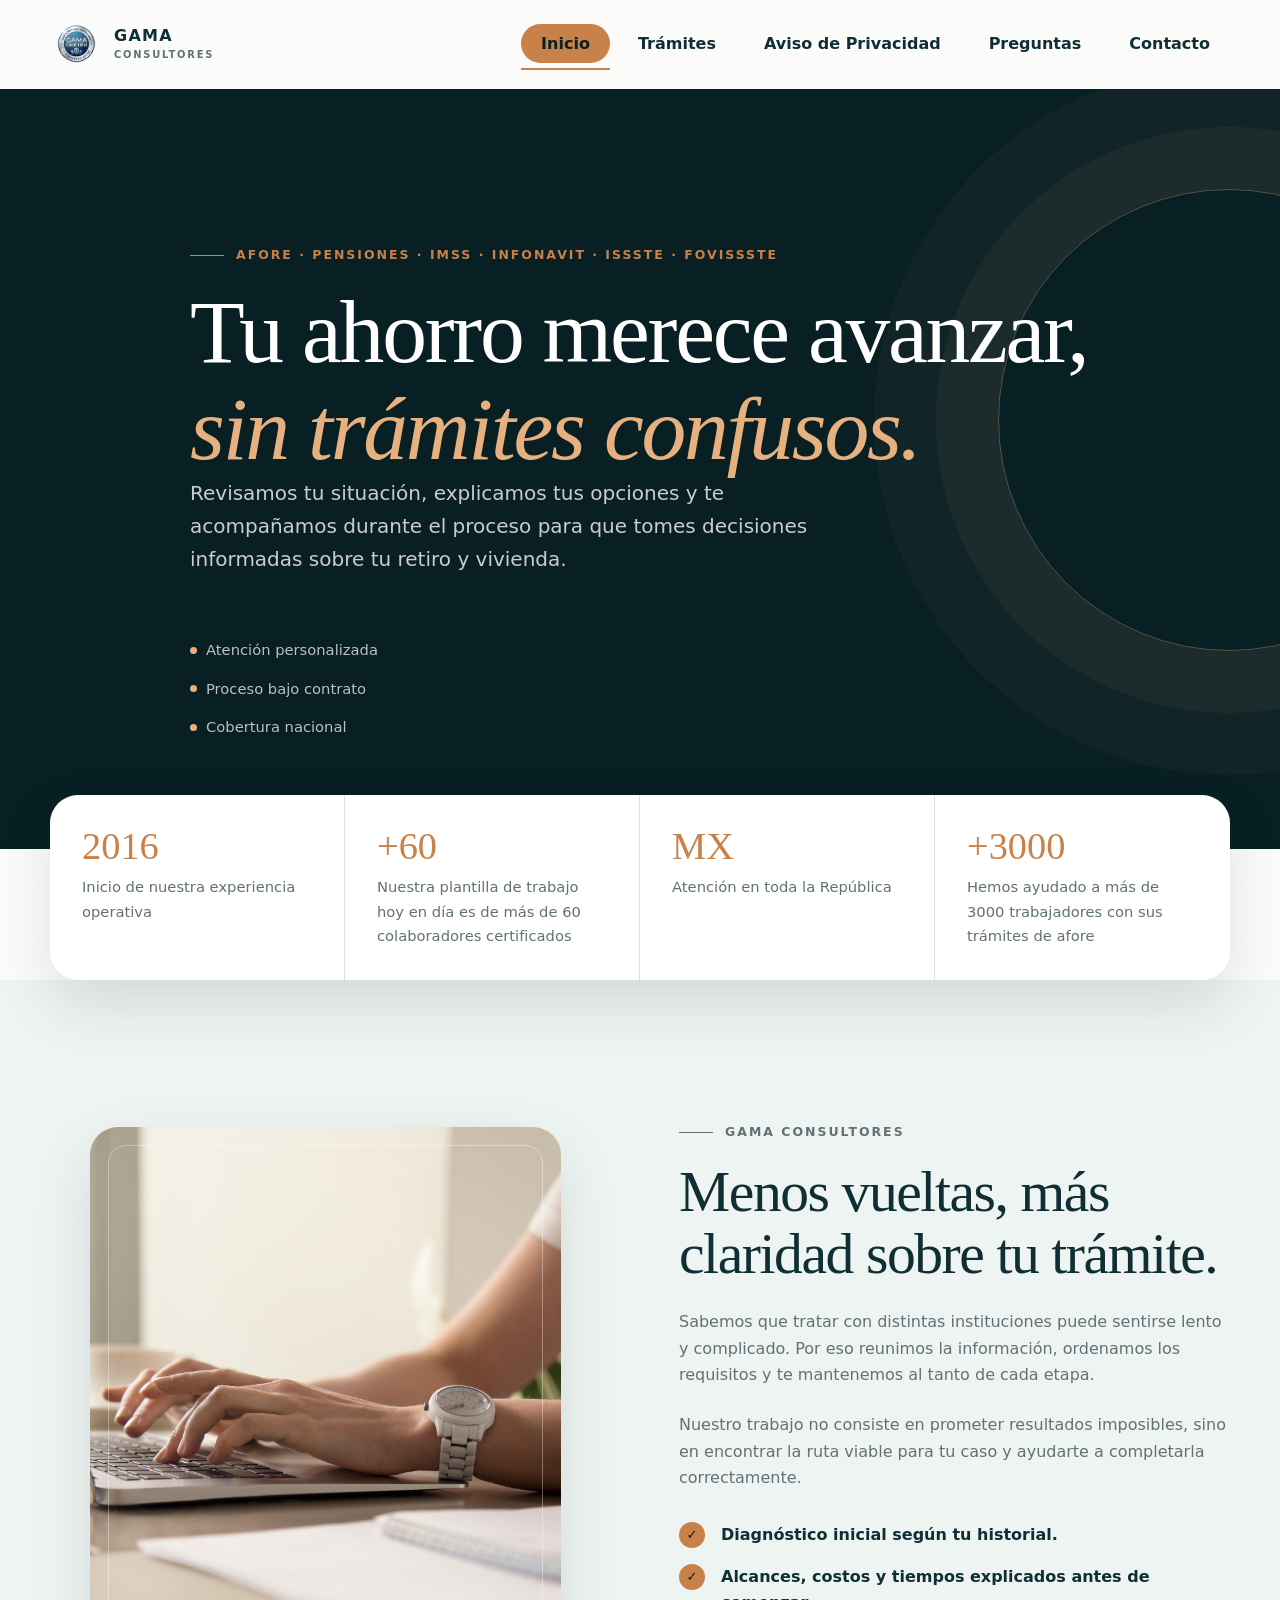
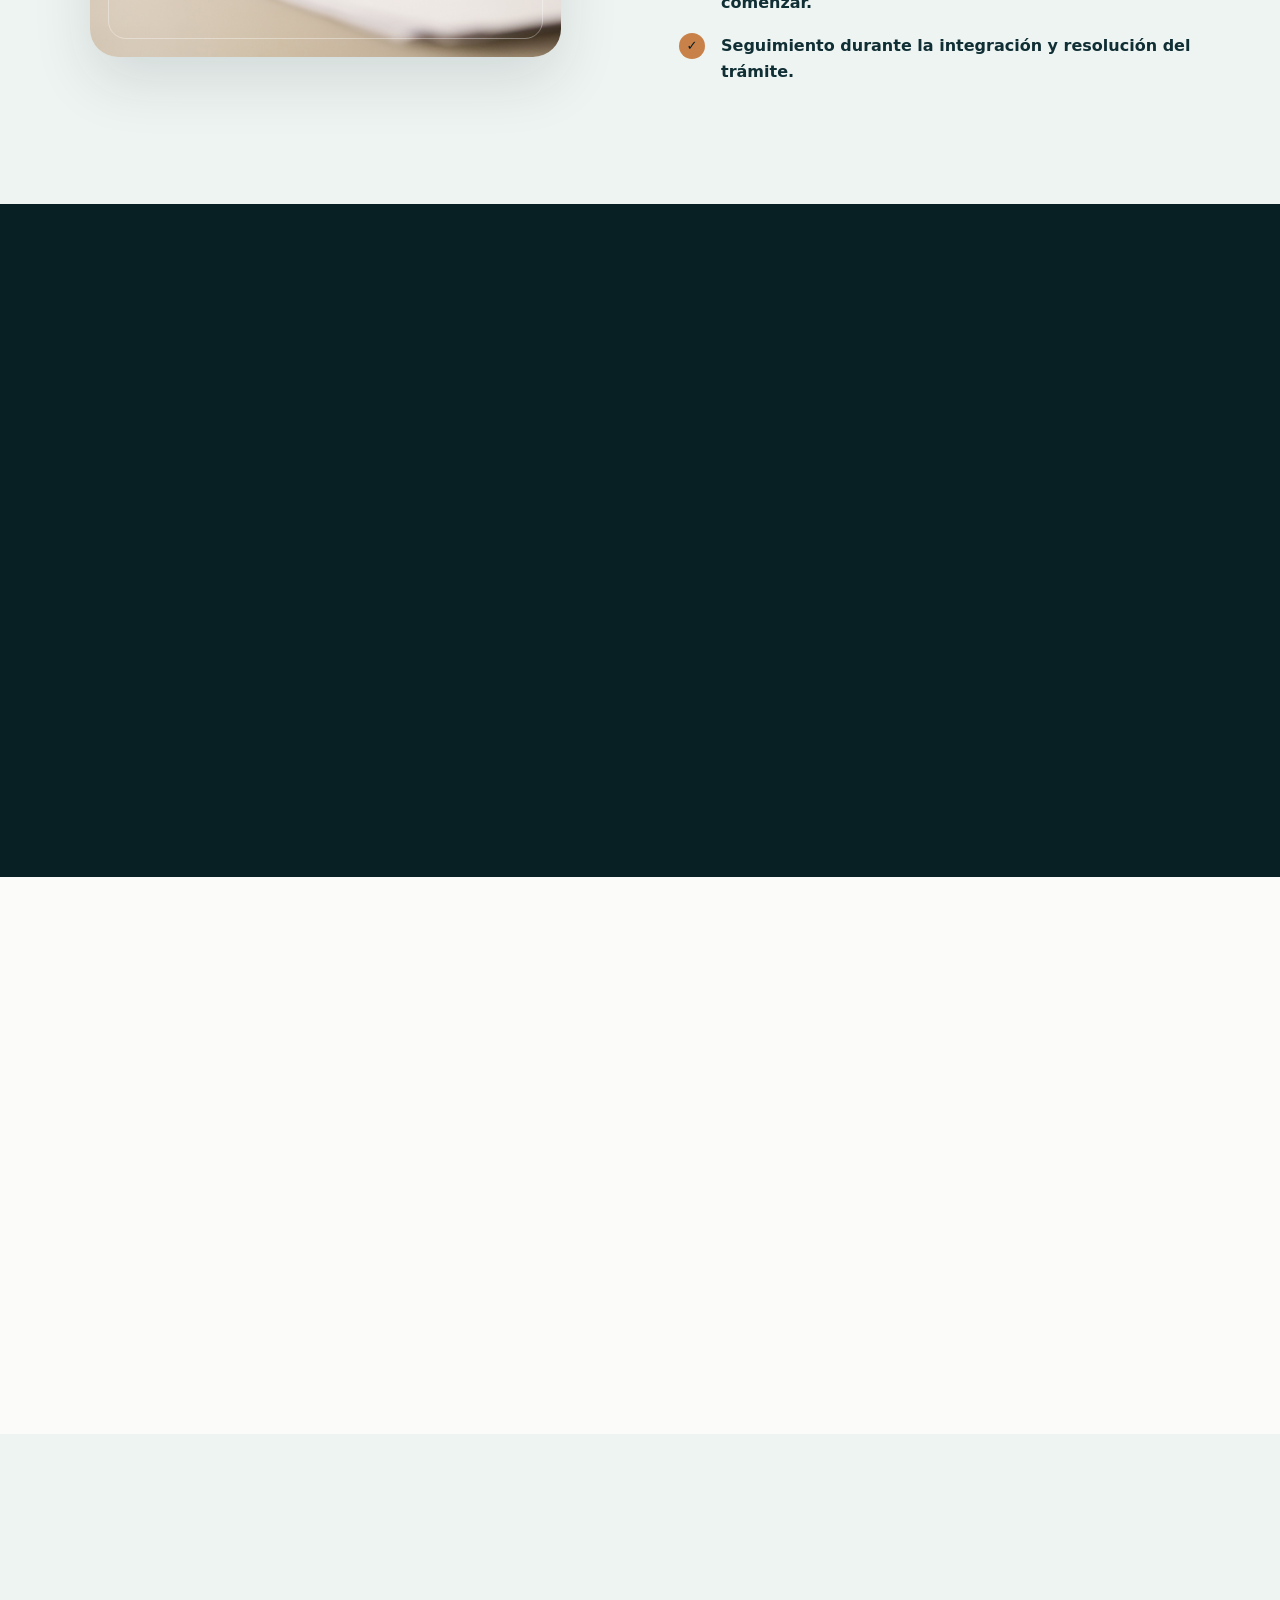
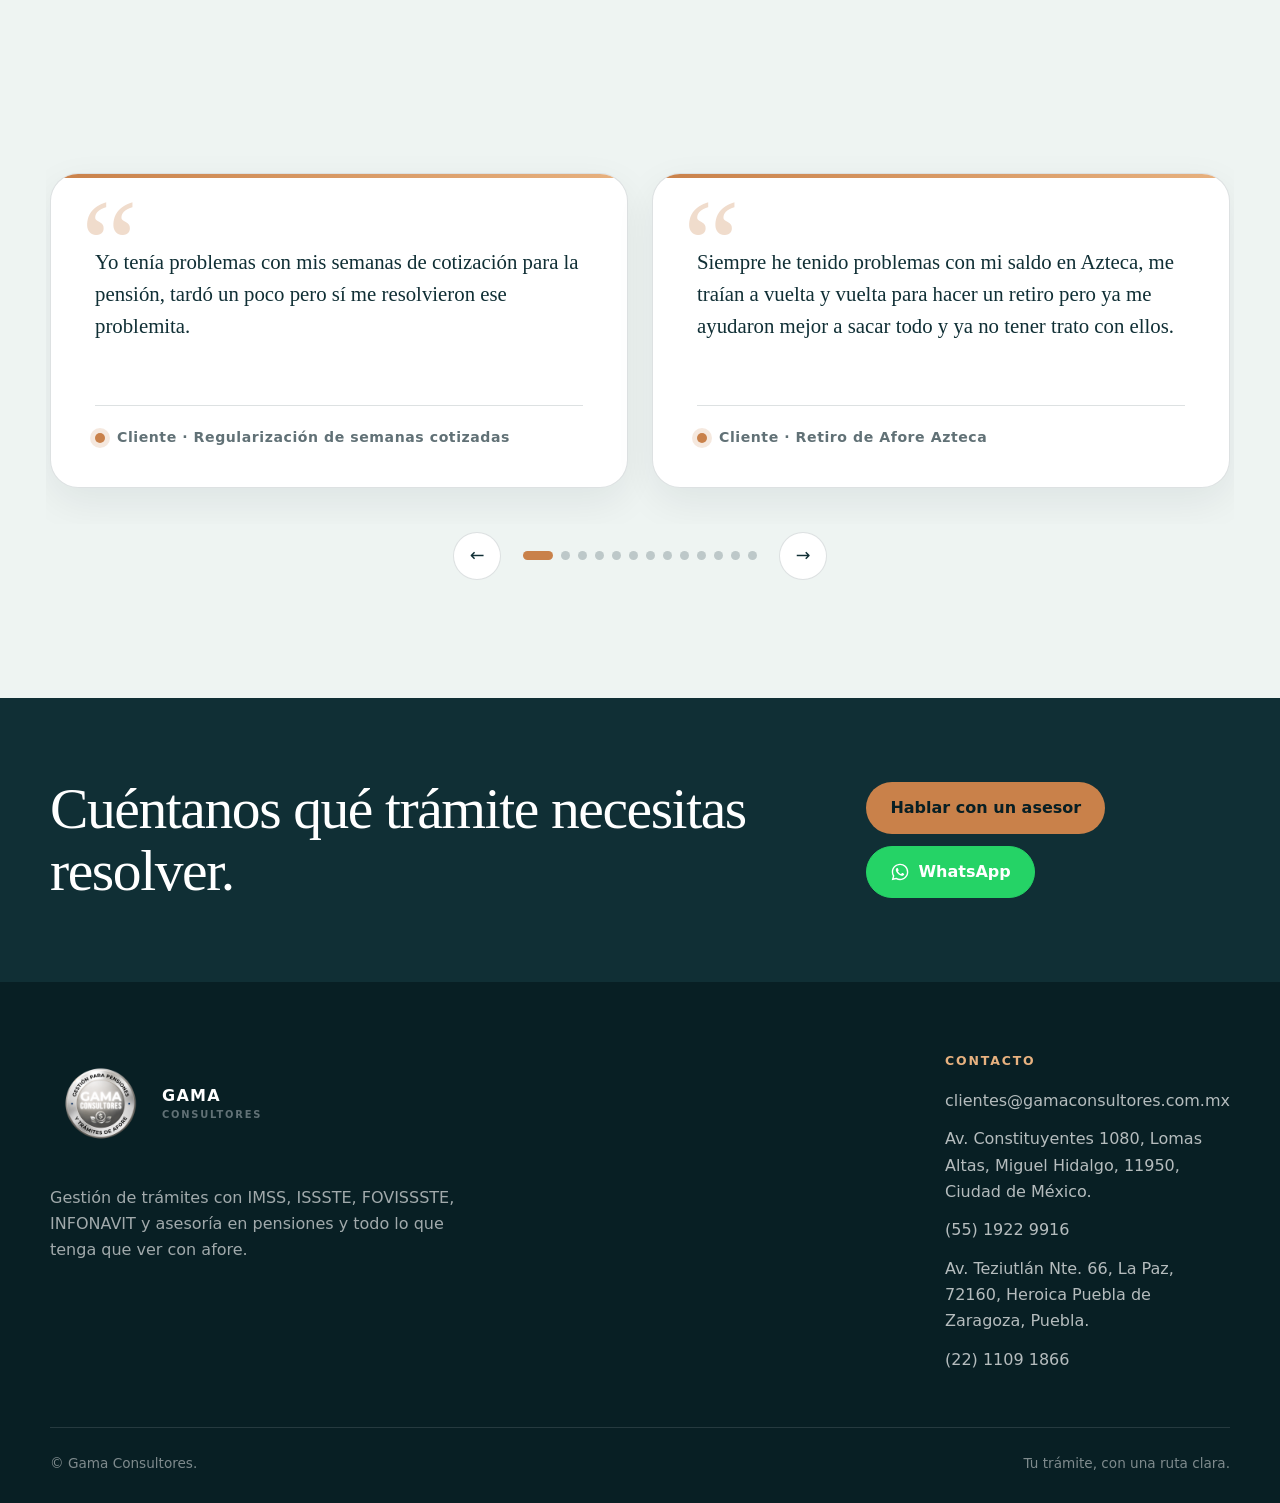
<file: index.html>
<!doctype html>
<html lang="es">
	<head>
		<meta charset="utf-8" />
		<meta name="viewport" content="width=device-width, initial-scale=1" />
		<title>Gama Consultores | afore, pensiones e Infonavit</title>
		<meta
			name="description"
			content="Asesoría y acompañamiento en trámites de afore, pensiones, IMSS e Infonavit en México."
		/>
		<link
			rel="icon"
			type="image/svg+xml"
			href="assets/imgs/logo/GM1.png"
		/>
		<link rel="stylesheet" href="assets/css/agencia.css" />

		<style>
			/* Botones del CTA (contacto + WhatsApp) */
			.cta-actions {
				display: flex;
				flex-wrap: wrap;
				align-items: center;
				gap: 12px;
			}
			.btn.btn-wa {
				display: inline-flex;
				align-items: center;
				gap: 8px;
				background: #25d366;
				border-color: #25d366;
				color: #fff;
			}
			.btn.btn-wa svg {
				width: 20px;
				height: 20px;
				fill: currentColor;
				flex-shrink: 0;
			}
			.btn.btn-wa:hover,
			.btn.btn-wa:focus-visible {
				background: #1ebe5b;
				border-color: #1ebe5b;
				color: #fff;
			}
			@media (max-width: 600px) {
				.cta-actions {
					width: 100%;
				}
				.cta-actions .btn {
					flex: 1 1 100%;
					justify-content: center;
					text-align: center;
				}
			}
		</style>
	</head>
	<body>
		<a class="skip-link" href="#contenido">Saltar al contenido</a>
		<header class="site-header">
			<nav class="nav container" aria-label="Navegación principal">
				<a class="brand" href="index.html">
					<img class="brand-logo" src="assets/imgs/logo/GM1.png" alt="Gama Consultores" />
					<span class="brand-name">GAMA <small>CONSULTORES</small></span>
				</a>
				<button
					class="menu-toggle"
					type="button"
					aria-label="Abrir menú"
					aria-expanded="false"
				>
					<span></span>
				</button>
				<ul class="nav-links">
					<li><a aria-current="page" href="index.html">Inicio</a></li>
					<li><a href="tramites.html">Trámites</a></li>
					<li><a href="privacy.html">Aviso de Privacidad</a></li>
					<li><a href="faq.html">Preguntas</a></li>
					<li><a class="btn" href="contact.html">Contacto</a></li>
				</ul>
			</nav>
		</header>
		<main id="contenido">
			<section class="hero">
				<div class="hero-content container" data-reveal>
					<p class="eyebrow">afore · PENSIONES · IMSS · Infonavit · ISSSTE · FOVISSSTE</p>
					<h1>Tu ahorro merece avanzar, <span>sin trámites confusos.</span></h1>
					<p class="lead">
						Revisamos tu situación, explicamos tus opciones y te acompañamos
						durante el proceso para que tomes decisiones informadas sobre tu
						retiro y vivienda.
					</p>
					<ul class="hero-proof">
						<li>Atención personalizada</li>
						<li>Proceso bajo contrato</li>
						<li>Cobertura nacional</li>
					</ul>
				</div>
			</section>

			<section class="metrics">
				<div class="container metrics-grid">
					<div class="metric">
						<strong>2016</strong
						><span>Inicio de nuestra experiencia operativa</span>
					</div>
					<div class="metric">
						<strong>+60</strong><span>Nuestra plantilla de trabajo hoy en día es de más de 60 colaboradores certificados</span>
					</div>
					<div class="metric">
						<strong>MX</strong><span>Atención en toda la República</span>
					</div>
					<div class="metric">
						<strong>+3000</strong><span>Hemos ayudado a más de 3000 trabajadores con sus trámites de afore</span>
					</div>
				</div>
			</section>

			<section class="section section-soft" id="nosotros">
				<div class="container split">
					<figure class="image-frame" data-reveal>
						<img
							src="assets/imgs/hero/contactoFormIn.jpg"
							alt="Asesora revisando información desde una computadora"
							loading="lazy"
						/>
					</figure>
					<div class="copy" data-reveal>
						<p class="eyebrow">Gama Consultores</p>
						<h2>Menos vueltas, más claridad sobre tu trámite.</h2>
						<p>
							Sabemos que tratar con distintas instituciones puede sentirse
							lento y complicado. Por eso reunimos la información, ordenamos los
							requisitos y te mantenemos al tanto de cada etapa.
						</p>
						<p>
							Nuestro trabajo no consiste en prometer resultados imposibles,
							sino en encontrar la ruta viable para tu caso y ayudarte a
							completarla correctamente.
						</p>
						<ul class="check-list">
							<li>Diagnóstico inicial según tu historial.</li>
							<li>Alcances, costos y tiempos explicados antes de comenzar.</li>
							<li>Seguimiento durante la integración y resolución del trámite.</li>
						</ul>
					</div>
				</div>
			</section>

			<section class="section section-dark">
				<div class="container">
					<div class="section-head" data-reveal>
						<div>
							<p class="eyebrow">Cómo trabajamos</p>
							<h2>Un proceso entendible de principio a fin.</h2>
						</div>
						<p style="color: rgba(255, 255, 255, 0.65)">
							Cada institución y cada expediente tienen tiempos propios.
							Nosotros te ayudamos a mantener el control de lo que sí puede
							anticiparse.
						</p>
					</div>
					<div class="process">
						<article class="step" data-reveal>
							<span class="step-number">01</span>
							<h3>Revisión</h3>
							<p>
								Conocemos tu objetivo y verificamos los datos básicos para
								identificar si existe una ruta posible.
							</p>
						</article>
						<article class="step" data-reveal>
							<span class="step-number">02</span>
							<h3>Integración</h3>
							<p>
								Te indicamos documentos, corregimos inconsistencias detectables
								y preparamos el expediente.
							</p>
						</article>
						<article class="step" data-reveal>
							<span class="step-number">03</span>
							<h3>Seguimiento</h3>
							<p>
								Acompañamos el trámite, informamos avances y respondemos ante
								requerimientos adicionales.
							</p>
						</article>
					</div>
				</div>
			</section>

			<section class="section">
				<div class="container trust-band" data-reveal>
					<div class="trust-title">
						<p class="eyebrow" style="color: #102f35">Seguridad</p>
						<h2>Tu información se trata con seriedad.</h2>
					</div>
					<div class="trust-copy">
						<p>
							No pedimos contraseñas, NIP, ni códigos bancarios. Antes de
							compartir documentos debes conocer el alcance del servicio y el
							canal autorizado.
						</p>
						<ul class="check-list">
							<li>Servicio formalizado mediante contrato.</li>
							<li>Documentos solicitados únicamente cuando son necesarios.</li>
							<li>Comunicación directa con el asesor asignado.</li>
						</ul>
					</div>
				</div>
			</section>

			
<section class="section section-soft" id="testimonios">
    <div class="container">
        <div class="section-head" data-reveal>
            <div>
                <p class="eyebrow">Experiencias</p>
                <h2>Casos distintos, una misma necesidad: acompañamiento.</h2>
            </div>
            <p>
                Estos comentarios reflejan situaciones comunes de personas que
                necesitaban entender y destrabar sus procesos.
            </p>
        </div>

        <div class="testimonial-carousel" data-reveal aria-roledescription="carrusel" aria-label="Testimonios">
            <div class="testimonial-viewport">
                <div class="testimonial-track">

					<!-- NUEVO: Regularización de semanas cotizadas -->
                    <article class="testimonial-card">
                        <blockquote>
                            Yo tenía problemas con mis semanas de cotización para
                            la pensión, tardó un poco pero sí me resolvieron
                            ese problemita.
                        </blockquote>
                        <footer>Cliente · Regularización de semanas cotizadas</footer>
                    </article>

                    <!-- NUEVO: Retiro de Afore Azteca -->
                    <article class="testimonial-card">
                        <blockquote>
                            Siempre he tenido problemas con mi saldo en Azteca,
                            me traían a vuelta y vuelta para hacer un retiro
                            pero ya me ayudaron mejor a sacar todo y ya
                            no tener trato con ellos.
                        </blockquote>
                        <footer>Cliente · Retiro de Afore Azteca</footer>
                    </article>

                    <article class="testimonial-card">
                        <blockquote>
                            El trato conmigo fue bueno, me localizaron mi afore,
                            mi número de seguro, sacaron mi estado de cuenta
                            e hice un retiro por desempleo.
                        </blockquote>
                        <footer>Cliente · Retiro por desempleo</footer>
                    </article>

                    <article class="testimonial-card">
                        <blockquote>
                            Yo pensaba que solo se podía retirar cada 5 años
                            y ya me dijeron de las otras maneras y ya me cayó
                            mi retiro de remodelación.
                        </blockquote>
                        <footer>Cliente · Retiro para remodelación</footer>
                    </article>

                    <article class="testimonial-card">
                        <blockquote>
                            Estoy intentando sacar mi pensión pero no cumplo las semanas,
                            me están ayudando a hacerlo con la modalidad 40 pero hasta
                            el siguiente año tendría mi pensión
                        </blockquote>
                        <footer>Cliente · Modalidad 40</footer>
                    </article>

                    <article class="testimonial-card">
                        <blockquote>
                            En Sura me traían a vuelta y vuelta para hacer mi retiro
                            por desempleo pero no daban las razones, pero mi asesora
                            me ayudó a actualizar todo y me hizo mi retiro de desempleo
                        </blockquote>
                        <footer>Cliente · Retiro por desempleo</footer>
                    </article>

                    <article class="testimonial-card">
                        <blockquote>
                            Me habían negado la pensión y no entendía por qué.
                            Revisaron mi caso y encontramos una alternativa viable.
                        </blockquote>
                        <footer>Cliente · Negativa de pensión</footer>
                    </article>

                    <article class="testimonial-card">
                        <blockquote>
                            Lo del infonavit ya llevaba bastante tiempo atorado,
                            si tardó pero al final pudimos avanzar.
                        </blockquote>
                        <footer>Cliente · Infonavit</footer>
                    </article>

                    <article class="testimonial-card">
                        <blockquote>
                            Tenía semanas cotizadas en dos institutos distintos.
                            Me explicaron cómo unificarlas paso a paso.
                        </blockquote>
                        <footer>Cliente · Portabilidad</footer>
                    </article>

                    <article class="testimonial-card">
                        <blockquote>
                            Estuve desempleado y no sabía que podía retirar parte
                            de mi afore. Me guiaron en todo el proceso.
                        </blockquote>
                        <footer>Cliente · Retiro por desempleo</footer>
                    </article>

                    <article class="testimonial-card">
                        <blockquote>
                            Tenia mal mi nombre en la cuenta y por eso no podia
                            hacer nada jaja, me ayudaron a correjirlo.
                        </blockquote>
                        <footer>Cliente · Corrección de datos</footer>
                    </article>

                    <article class="testimonial-card">
                        <blockquote>
                            La ayuda por matrimonio no la conocía.
                            Me explicaron el monto y los requisitos con claridad.
                        </blockquote>
                        <footer>Cliente · Ayuda por matrimonio</footer>
                    </article>

                    <article class="testimonial-card">
                        <blockquote>
                            Pensé que mi caso no tenía solución.
                            Me demostraron que sí había una ruta posible.
                        </blockquote>
                        <footer>Cliente · Proyección de pensión</footer>
                    </article>

                    <article class="testimonial-card">
                        <blockquote>
                            Siempre supe en qué etapa iba mi expediente.
                            Eso me dio mucha tranquilidad.
                        </blockquote>
                        <footer>Cliente · Seguimiento de trámite</footer>
                    </article>

                    <article class="testimonial-card">
                        <blockquote>
                            Me explicaron los costos y tiempos desde el inicio,
                            sin sorpresas después.
                        </blockquote>
                        <footer>Cliente · Diagnóstico inicial</footer>
                    </article>

                    <article class="testimonial-card">
                        <blockquote>
                            Tenía dudas sobre mi subcuenta de vivienda y
                            me orientaron sin presionarme a nada.
                        </blockquote>
                        <footer>Cliente · Subcuenta de vivienda</footer>
                    </article>

                    <article class="testimonial-card">
                        <blockquote>
                            El asesor asignado siempre respondió mis dudas directamente,
                            sin dar vueltas.
                        </blockquote>
                        <footer>Cliente · Atención personalizada</footer>
                    </article>

                    <article class="testimonial-card">
                        <blockquote>
                            Después de años sin moverlo, por fin entendí
                            qué opciones tenía con mi afore.
                        </blockquote>
                        <footer>Cliente · Revisión de cuenta</footer>
                    </article>

                    <article class="testimonial-card">
                        <blockquote>
                            Todo quedó formalizado por contrato, así que supe
                            exactamente qué esperar del servicio.
                        </blockquote>
                        <footer>Cliente · Formalización del servicio</footer>
                    </article>

                    <article class="testimonial-card">
                        <blockquote>
                            yo hise mi retiro por desempleo por segunda vez
                            pero me dieron bien pokito esta vez
                        </blockquote>
                        <footer>Cliente · Retiro por desempleo</footer>
                    </article>

                    <article class="testimonial-card">
                        <blockquote>
                            mi asesora me ayudo a retirar para remodelar mi casa
                            fue medio tardado pero se logro
                        </blockquote>
                        <footer>Cliente · Trámite de vivienda</footer>
                    </article>

                    <article class="testimonial-card">
                        <blockquote>
                            Yo los contraté para sacar la pensión de mi papá,
                            la verdad se me hizo caro, si tuve que invertir
                            algo de dinero durante más de un año
                        </blockquote>
                        <footer>Cliente · Trámite de pensión</footer>
                    </article>

                    <article class="testimonial-card">
                        <blockquote>
                            No conocía el retiro de remodelación porque siempre
                            en mi afore me decían que solo podía hacer el de desempleo
                        </blockquote>
                        <footer>Cliente · Retiro para remodelación</footer>
                    </article>

                    <article class="testimonial-card">
                        <blockquote>
                            Yo estoy buscando retirar todo, se me hacen inservibles
                            las afores, cuando les pides algo te ponen muchas trabas
                            y todo es muy tardado con ellos
                        </blockquote>
                        <footer>Cliente · Consulta sobre retiro total</footer>
                    </article>

                    <article class="testimonial-card">
                        <blockquote>
                            A mí me los recomendó mi ex jajaja.
                            Pero todo bien, he hecho 2 trámites con ellos
                            y todo ha salido bien.
                        </blockquote>
                        <footer>Cliente · Experiencia con trámites</footer>
                    </article>

                    <article class="testimonial-card">
                        <blockquote>
                            Yo hice un trámite en la sucursal de Puebla para
                            remodelación de mi casa. Me ayudaron a retirar casi 50,
                            solo que sí me cobraron algo caro, fueron casi 5000.
                        </blockquote>
                        <footer>Cliente · Remodelación de vivienda en Puebla</footer>
                    </article>

                    

                </div>
            </div>

            <div class="testimonial-controls">
                <button
                    class="t-btn t-prev"
                    type="button"
                    aria-label="Anterior"
                >←</button>

                <div
                    class="t-dots"
                    role="tablist"
                    aria-label="Páginas de testimonios"
                ></div>

                <button
                    class="t-btn t-next"
                    type="button"
                    aria-label="Siguiente"
                >→</button>
            </div>
        </div>
    </div>
</section>


			<section class="cta">
				<div class="container cta-inner" data-reveal>
					<h2>Cuéntanos qué trámite necesitas resolver.</h2>
					<div class="cta-actions">
						<a class="btn" href="contact.html">Hablar con un asesor</a>
						<a
							class="btn btn-wa"
							href="https://wa.me/525519229916?text=Hola%2C%20me%20gustar%C3%ADa%20recibir%20asesor%C3%ADa%20sobre%20un%20tr%C3%A1mite."
							target="_blank"
							rel="noopener noreferrer"
							aria-label="Escribir por WhatsApp al (55) 1922 9916"
						>
							<svg viewBox="0 0 24 24" aria-hidden="true" focusable="false">
								<path d="M12.04 2C6.58 2 2.13 6.45 2.13 11.91c0 1.75.46 3.45 1.32 4.95L2.05 22l5.25-1.38a9.9 9.9 0 0 0 4.74 1.21h.01c5.46 0 9.91-4.45 9.91-9.91 0-2.65-1.03-5.14-2.9-7.01A9.82 9.82 0 0 0 12.04 2zm0 18.15h-.01a8.2 8.2 0 0 1-4.18-1.15l-.3-.18-3.12.82.83-3.04-.2-.31a8.2 8.2 0 0 1-1.26-4.38c0-4.54 3.7-8.24 8.25-8.24 2.2 0 4.27.86 5.82 2.42a8.18 8.18 0 0 1 2.41 5.83c0 4.54-3.7 8.23-8.24 8.23zm4.52-6.16c-.25-.12-1.47-.72-1.69-.81-.23-.08-.39-.12-.56.12-.17.25-.64.81-.78.97-.14.17-.29.19-.54.06-.25-.12-1.05-.39-2-1.23-.74-.66-1.23-1.47-1.38-1.72-.14-.25-.02-.38.11-.51.11-.11.25-.29.37-.43.12-.14.17-.25.25-.41.08-.17.04-.31-.02-.43-.06-.12-.56-1.34-.76-1.84-.2-.48-.41-.42-.56-.43h-.48c-.17 0-.43.06-.66.31-.23.25-.87.85-.87 2.07 0 1.22.89 2.4 1.01 2.56.12.17 1.75 2.67 4.23 3.74.59.26 1.05.41 1.41.52.59.19 1.13.16 1.56.1.48-.07 1.47-.6 1.67-1.18.21-.58.21-1.07.14-1.18-.06-.1-.23-.16-.48-.29z"/>
							</svg>
							WhatsApp
						</a>
					</div>
				</div>
			</section>
		</main>
		<footer class="site-footer">
			<div class="container footer-grid">
				<div class="footer-brand">
					<a class="brand" href="index.html">
						<img src="assets/imgs/logo/GM2.png" alt="" style="width: 100px" />
						<span class="brand-name">GAMA<small>CONSULTORES</small></span></a
					>
					<p>
												Gestión de trámites con IMSS, ISSSTE, FOVISSSTE, INFONAVIT y asesoría en pensiones y todo lo que tenga que ver con afore.

					</p>
				</div>
				<div class="footer-col"></div>
				<div class="footer-col">
					<h3>Contacto</h3>
					<ul>
						<li>
							<a href="mailto:clientes@gamaconsultores.com.mx"
								>clientes@gamaconsultores.com.mx</a
							>
						</li>
						<li>Av. Constituyentes 1080, Lomas Altas, Miguel Hidalgo, 11950, Ciudad de México.</li>
						<li><a href="tel:+525519229916">(55) 1922 9916</a></li>
						<li>Av. Teziutlán Nte. 66, La Paz, 72160, Heroica Puebla de Zaragoza, Puebla.</li>
						<li><a href="tel:+522211091866">(22) 1109 1866</a></li>
					</ul>
				</div>
			</div>
			<div class="container footer-bottom">
				<span>© Gama Consultores.</span
				><span>Tu trámite, con una ruta clara.</span>
			</div>
		</footer>
		<script src="assets/js/agencia.js"></script>
	</body>
</html>
</file>
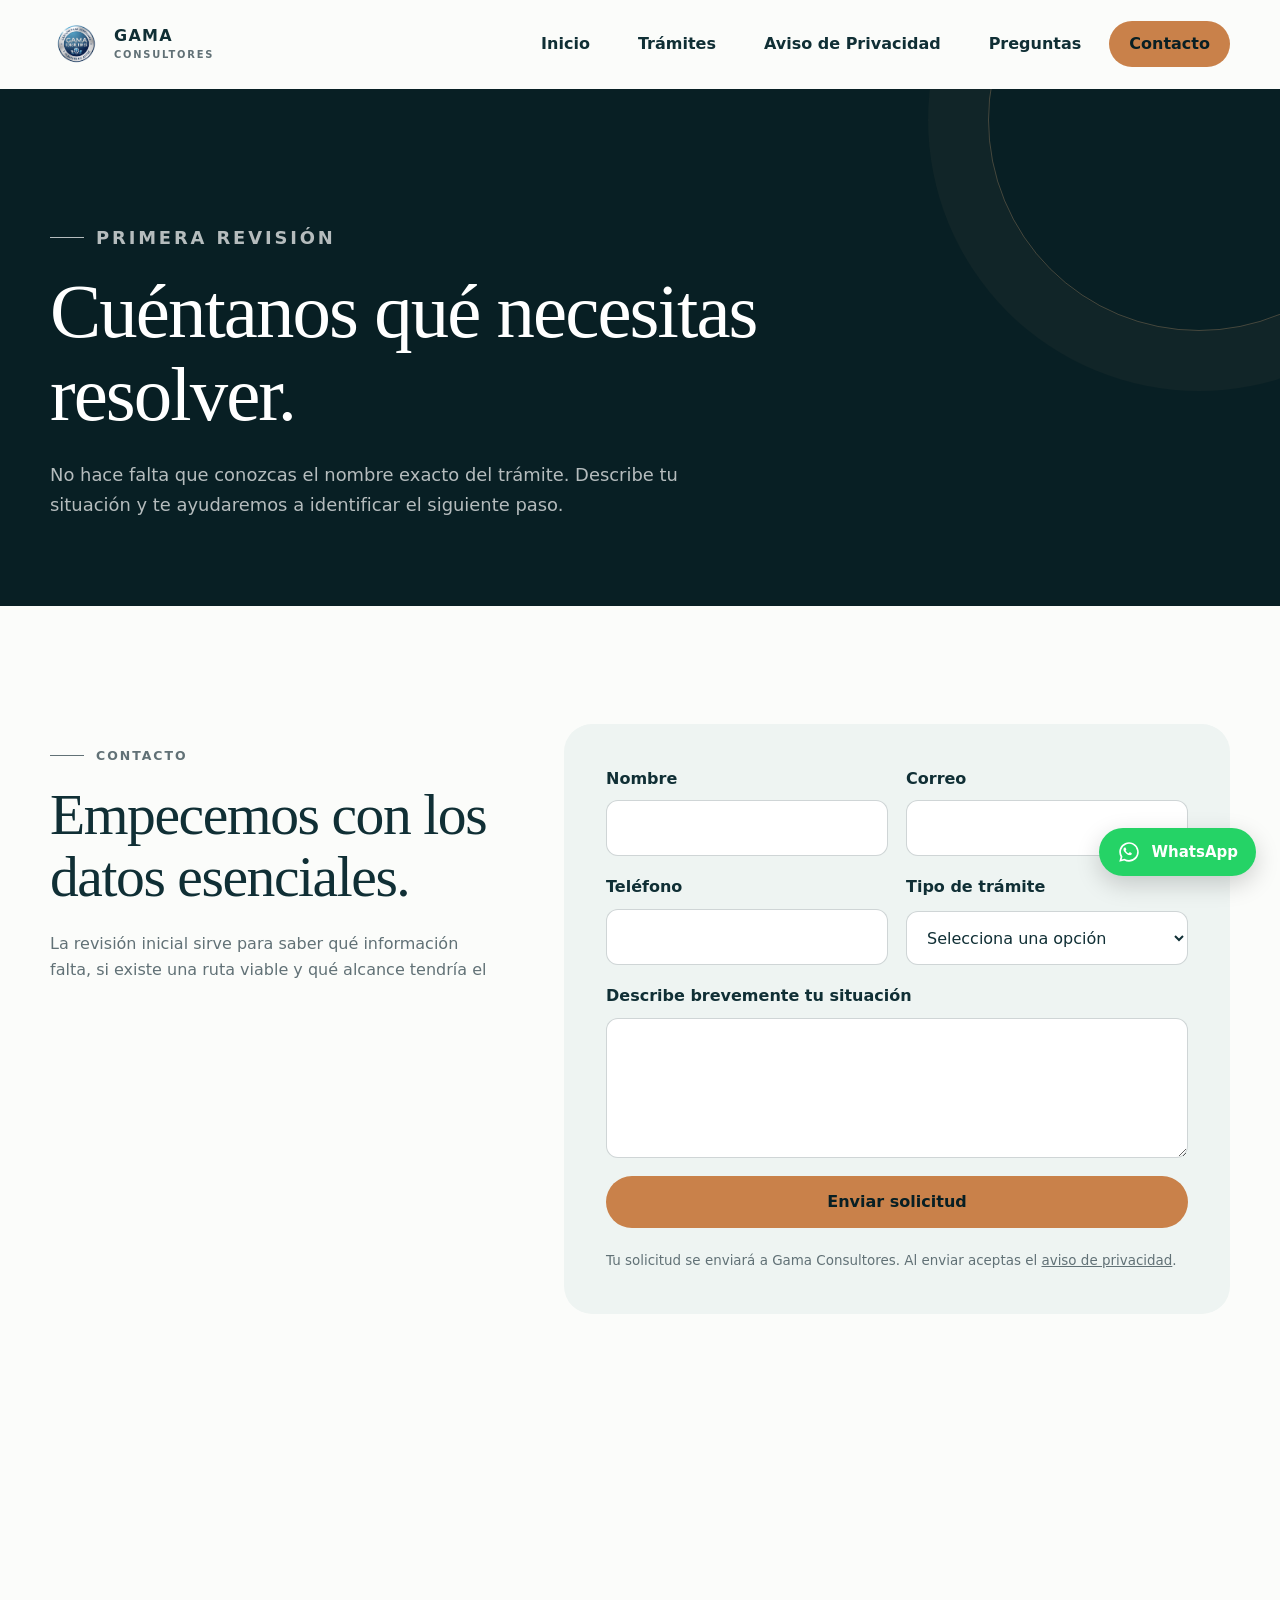
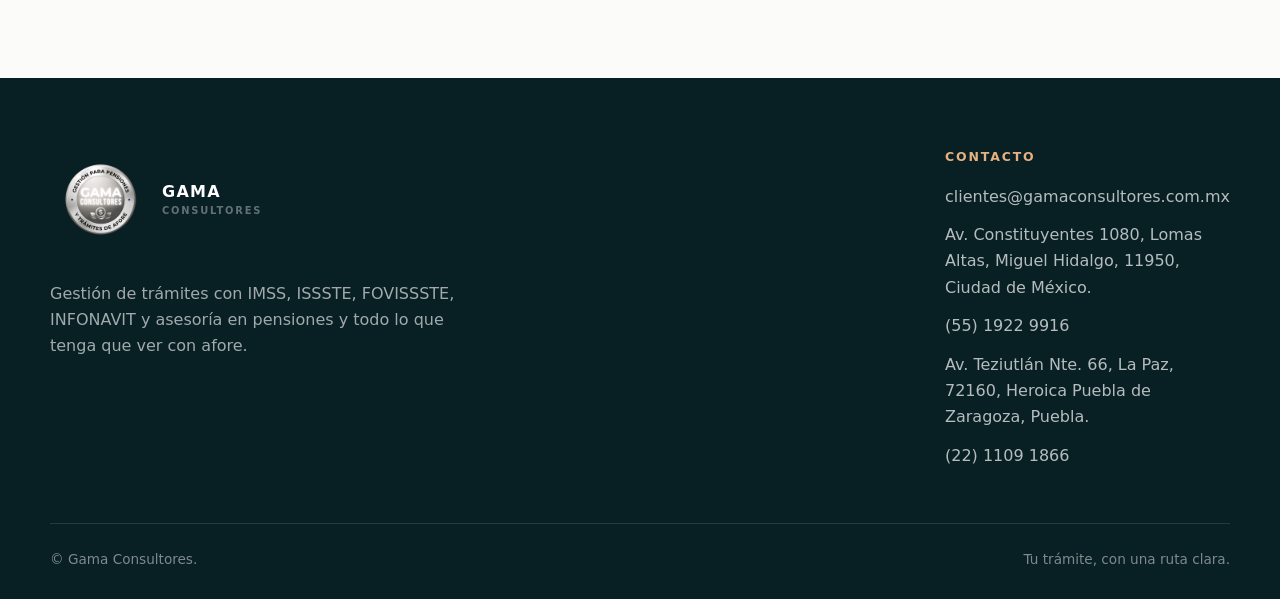
<file: contact.html>
<!doctype html>
<html lang="es">
<head>
  <meta charset="utf-8" />
  <meta name="viewport" content="width=device-width, initial-scale=1" />
  <title>Contacto | Gama Consultores</title>
  <meta name="description" content="Solicita una revisión inicial de tu trámite de afore, pensión o Infonavit." />
  <link rel="icon" type="image/png" href="assets/imgs/logo/GM1.png" />
  <link rel="stylesheet" href="assets/css/agencia.css" />
  <style>
    .whatsapp-float { position:fixed;right:24px;bottom:24px;z-index:999;display:flex;align-items:center;gap:10px;padding:12px 18px;border-radius:999px;background:#25d366;color:#fff;text-decoration:none;font-weight:700;font-size:15px;line-height:1;box-shadow:0 8px 25px rgba(0,0,0,.18);transition:transform .25s ease,box-shadow .25s ease,background .25s ease; }
    .whatsapp-float:hover {background:#1ebe5d;transform:translateY(-3px);box-shadow:0 12px 30px rgba(0,0,0,.24)}
    .whatsapp-float:focus-visible {outline:3px solid rgba(37,211,102,.35);outline-offset:4px}
    .whatsapp-float svg {width:24px;height:24px;flex-shrink:0;fill:currentColor}
    .contact-success {padding:16px 20px;margin-bottom:24px;border:1px solid #74b892;border-radius:12px;background:#edf8f0;color:#164d2c}
    .contact-success[hidden] {display:none}
    .honeypot-field {position:absolute!important;left:-9999px!important;width:1px!important;height:1px!important;overflow:hidden!important}
    @media(max-width:600px){.whatsapp-float{right:16px;bottom:16px;width:56px;height:56px;padding:0;justify-content:center}.whatsapp-float span{display:none}.whatsapp-float svg{width:28px;height:28px}}
  </style>
</head>
<body>
  <a class="skip-link" href="#contenido">Saltar al contenido</a>
  <header class="site-header">
    <nav class="nav container" aria-label="Navegación principal">
      <a class="brand" href="index.html"><img class="brand-logo" src="assets/imgs/logo/GM1.png" alt="Gama Consultores" /><span class="brand-name">GAMA <small>CONSULTORES</small></span></a>
      <button class="menu-toggle" type="button" aria-label="Abrir menú" aria-expanded="false"><span></span></button>
      <ul class="nav-links">
        <li><a href="index.html">Inicio</a></li><li><a href="tramites.html">Trámites</a></li><li><a href="privacy.html">Aviso de Privacidad</a></li><li><a href="faq.html">Preguntas</a></li><li><a class="btn" aria-current="page" href="contact.html">Contacto</a></li>
      </ul>
    </nav>
  </header>
  <main id="contenido">
    <section class="page-hero"><div class="container" data-reveal><p class="eyebrow">Primera revisión</p><h1>Cuéntanos qué necesitas resolver.</h1><p>No hace falta que conozcas el nombre exacto del trámite. Describe tu situación y te ayudaremos a identificar el siguiente paso.</p></div></section>
    <section class="section">
      <div class="container contact-grid">
        <aside class="contact-aside" data-reveal>
          <p class="eyebrow">Contacto</p><h2>Empecemos con los datos esenciales.</h2>
          <p>La revisión inicial sirve para saber qué información falta, si existe una ruta viable y qué alcance tendría el acompañamiento.</p>
          <div class="contact-list">
            <div class="contact-item"><span>Correo</span><strong><a href="mailto:clientes@gamaconsultores.com.mx">clientes@gamaconsultores.com.mx</a></strong></div>
            <div class="contact-item"><span>Ciudad de México</span><strong>Av. Constituyentes 1080, Lomas Altas, Miguel Hidalgo, 11950, Ciudad de México.</strong><br /><a href="tel:+525519229916">(55) 1922 9916</a></div>
            <div class="contact-item"><span>Puebla</span><strong>Av. Teziutlán Nte. 66, La Paz, 72160, Heroica Puebla de Zaragoza, Puebla.</strong><br /><a href="tel:+522211091866">(22) 1109 1866</a></div>
            <div class="contact-item"><span>Importante</span><strong>No compartas contraseñas ni datos bancarios.</strong></div>
          </div>
        </aside>
        <!-- Formulario HTML estático detectable por Netlify durante el deploy. -->
        <form class="form-card" id="contacto-netlify" name="contacto-gama" method="POST" action="/contact.html?enviado=1" data-netlify="true" netlify-honeypot="bot-field" data-reveal>
          <input type="hidden" name="form-name" value="contacto-gama" />
          <p class="honeypot-field" aria-hidden="true"><label>No llenar este campo: <input name="bot-field" tabindex="-1" autocomplete="off" /></label></p>
          <div class="form-grid">
            <div class="field"><label for="nombre">Nombre</label><input id="nombre" name="nombre" autocomplete="name" required /></div>
            <div class="field"><label for="correo">Correo</label><input id="correo" name="correo" type="email" autocomplete="email" required /></div>
            <div class="field"><label for="telefono">Teléfono</label><input id="telefono" name="telefono" type="tel" autocomplete="tel" /></div>
            <div class="field"><label for="interes">Tipo de trámite</label><select id="interes" name="interes" required><option value="">Selecciona una opción</option><option>Retiro de afore</option><option>Pensión</option><option>Infonavit o vivienda</option><option>Corrección de datos</option><option>No estoy seguro</option></select></div>
            <div class="field full"><label for="mensaje">Describe brevemente tu situación</label><textarea id="mensaje" name="mensaje" required></textarea></div>
            <div class="field full"><button class="btn" type="submit">Enviar solicitud</button><p class="form-note">Tu solicitud se enviará a Gama Consultores. Al enviar aceptas el <a href="privacy.html"><u>aviso de privacidad</u></a>.</p></div>
          </div>
        </form>
      </div>
      <div class="container"><p id="mensaje-exito" class="contact-success" role="status" hidden>Tu solicitud fue enviada correctamente. Gracias por contactarnos; te responderemos a la brevedad.</p></div>
    </section>
  </main>
  <footer class="site-footer"><div class="container footer-grid">
    <div class="footer-brand"><a class="brand" href="index.html"><img src="assets/imgs/logo/GM2.png" alt="" style="width:100px" /><span class="brand-name">GAMA<small>CONSULTORES</small></span></a><p>Gestión de trámites con IMSS, ISSSTE, FOVISSSTE, INFONAVIT y asesoría en pensiones y todo lo que tenga que ver con afore.</p></div>
    <div class="footer-col"></div>
    <div class="footer-col"><h3>Contacto</h3><ul><li><a href="mailto:clientes@gamaconsultores.com.mx">clientes@gamaconsultores.com.mx</a></li><li>Av. Constituyentes 1080, Lomas Altas, Miguel Hidalgo, 11950, Ciudad de México.</li><li><a href="tel:+525519229916">(55) 1922 9916</a></li><li>Av. Teziutlán Nte. 66, La Paz, 72160, Heroica Puebla de Zaragoza, Puebla.</li><li><a href="tel:+522211091866">(22) 1109 1866</a></li></ul></div>
  </div><div class="container footer-bottom"><span>© Gama Consultores.</span><span>Tu trámite, con una ruta clara.</span></div></footer>
  <a class="whatsapp-float" href="https://wa.me/525519229916?text=Hola%2C%20me%20gustar%C3%ADa%20recibir%20informaci%C3%B3n%20sobre%20un%20tr%C3%A1mite." target="_blank" rel="noopener noreferrer" aria-label="Enviar mensaje por WhatsApp al (55) 1922 9916"><svg viewBox="0 0 32 32" aria-hidden="true" xmlns="http://www.w3.org/2000/svg"><path d="M19.11 17.2c-.27-.14-1.6-.79-1.85-.88-.25-.09-.43-.14-.61.14-.18.27-.7.88-.86 1.06-.16.18-.32.2-.59.07-.27-.14-1.14-.42-2.17-1.34-.8-.71-1.34-1.59-1.5-1.86-.16-.27-.02-.42.12-.55.13-.13.27-.32.41-.48.14-.16.18-.27.27-.45.09-.18.05-.34-.02-.48-.07-.14-.61-1.47-.84-2.01-.22-.53-.45-.46-.61-.47h-.52c-.18 0-.48.07-.73.34-.25.27-.96.94-.96 2.29s.98 2.65 1.12 2.83c.14.18 1.93 2.95 4.68 4.14.65.28 1.16.45 1.56.58.65.21 1.25.18 1.72.11.52-.08 1.6-.65 1.83-1.29.23-.63.23-1.17.16-1.29-.07-.11-.25-.18-.52-.32z"/><path d="M16.03 3C8.85 3 3 8.85 3 16.03c0 2.3.6 4.55 1.74 6.53L3 29l6.61-1.73a13 13 0 0 0 6.42 1.64h.01C23.22 28.91 29 23.06 29 15.88 29 8.75 23.18 3 16.03 3zm0 23.7h-.01a10.78 10.78 0 0 1-5.5-1.51l-.39-.23-3.92 1.03 1.05-3.82-.25-.4a10.78 10.78 0 1 1 9.02 4.93z"/></svg><span>WhatsApp</span></a>
  <script src="assets/js/agencia.js"></script>
  <script>if(new URLSearchParams(window.location.search).get('enviado')==='1'){document.getElementById('mensaje-exito').hidden=false;}</script>
</body>
</html>
</file>
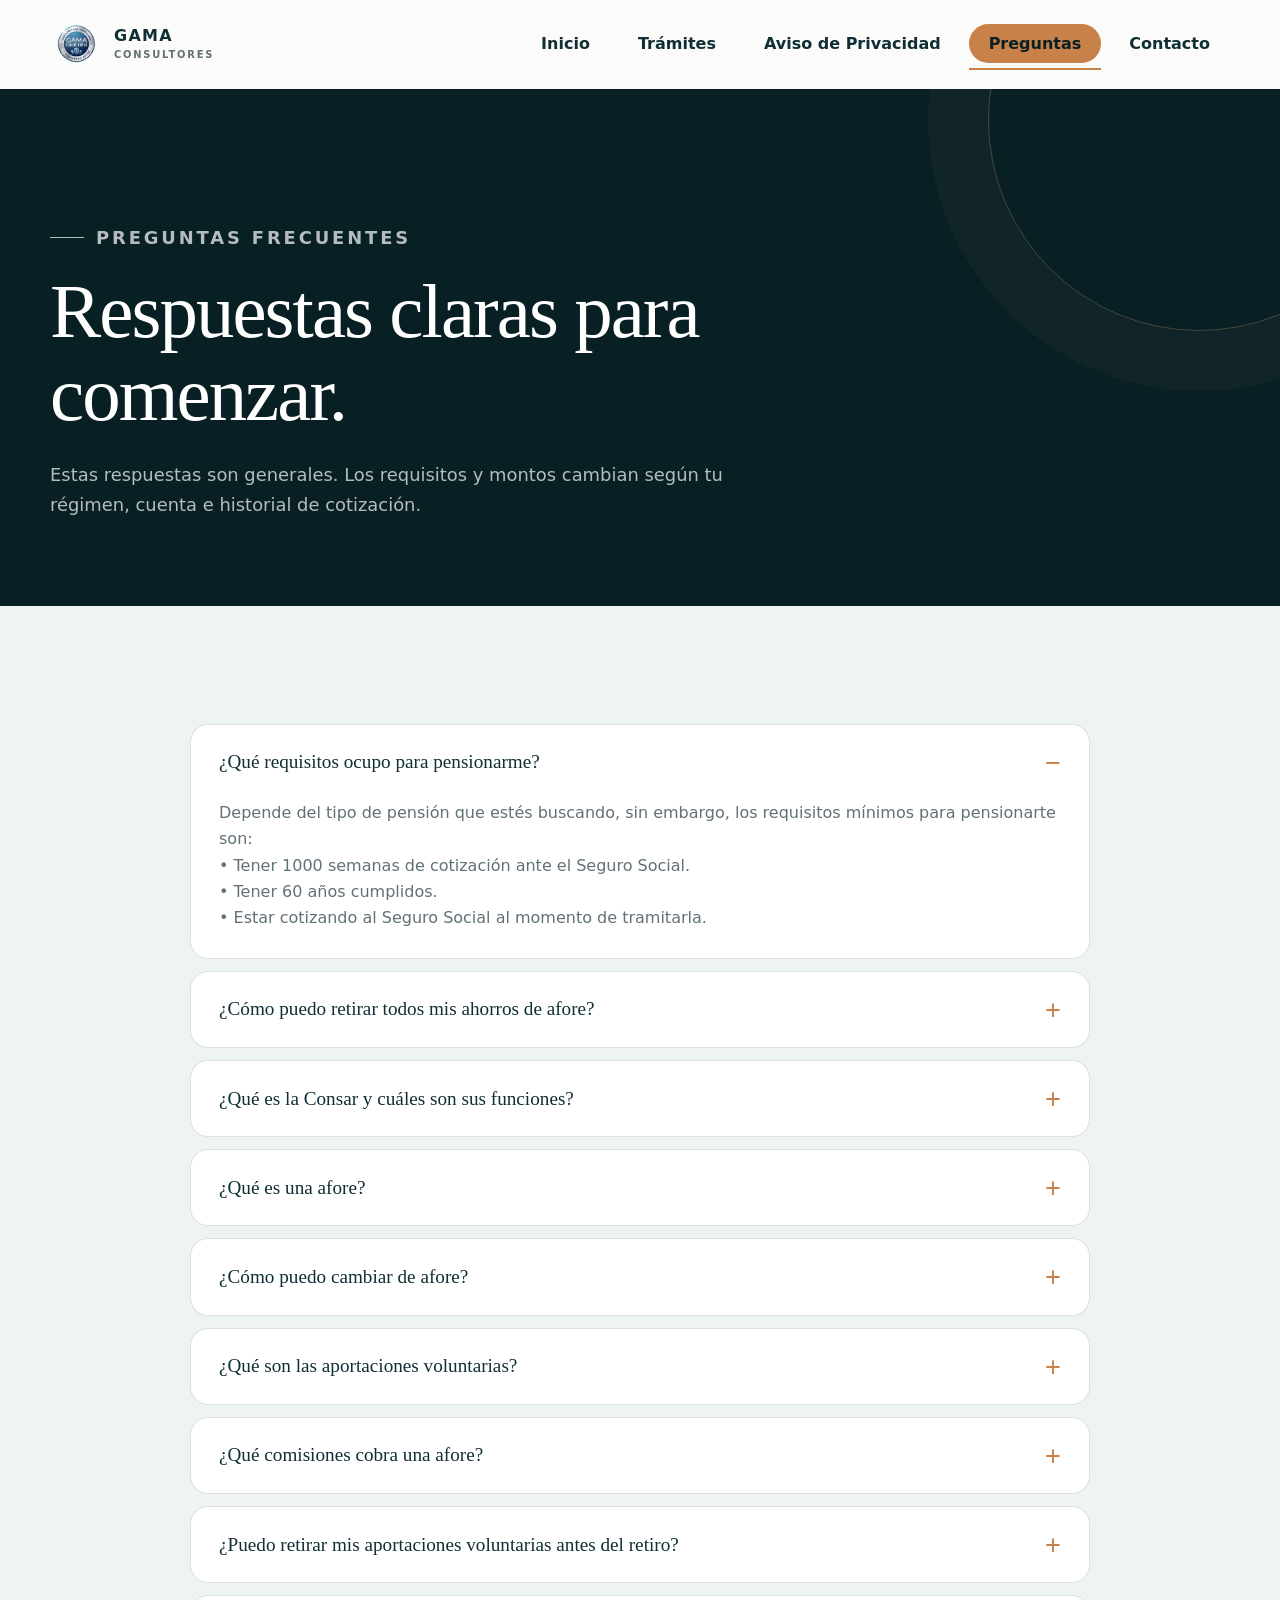
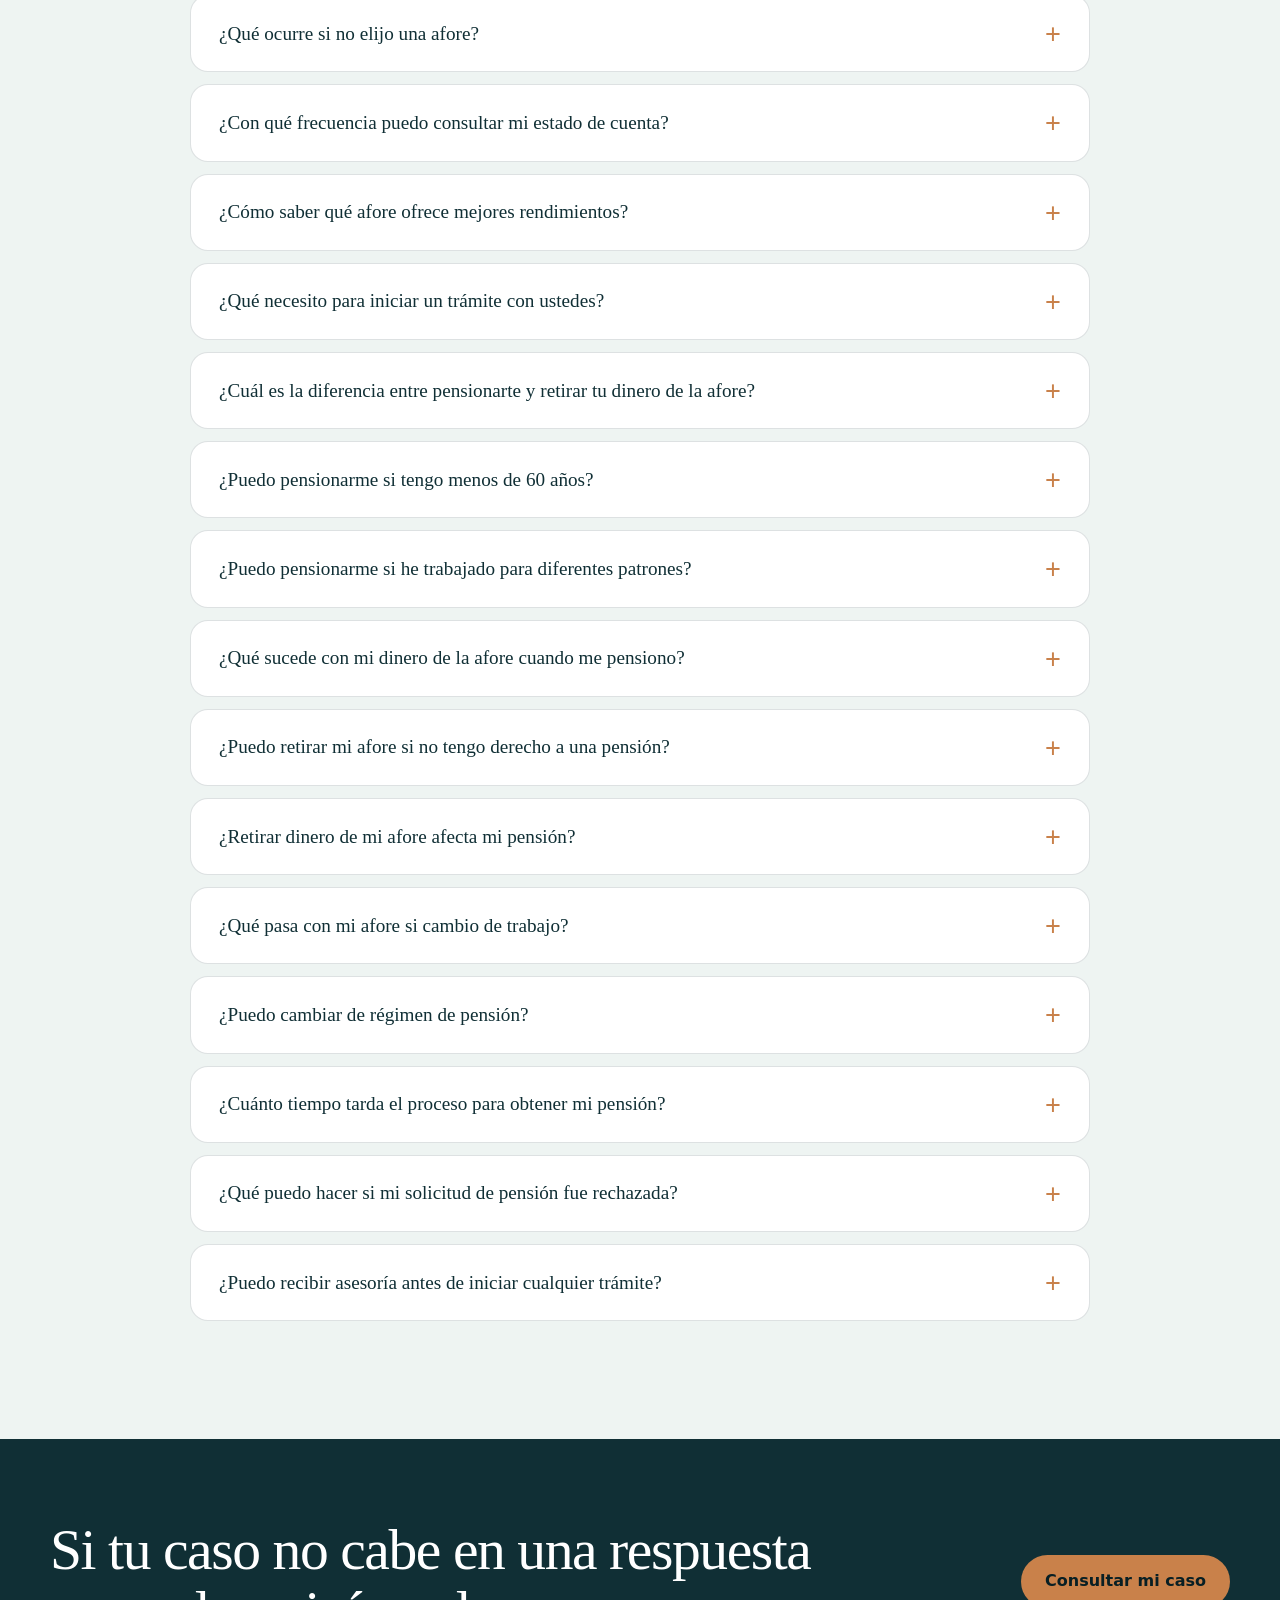
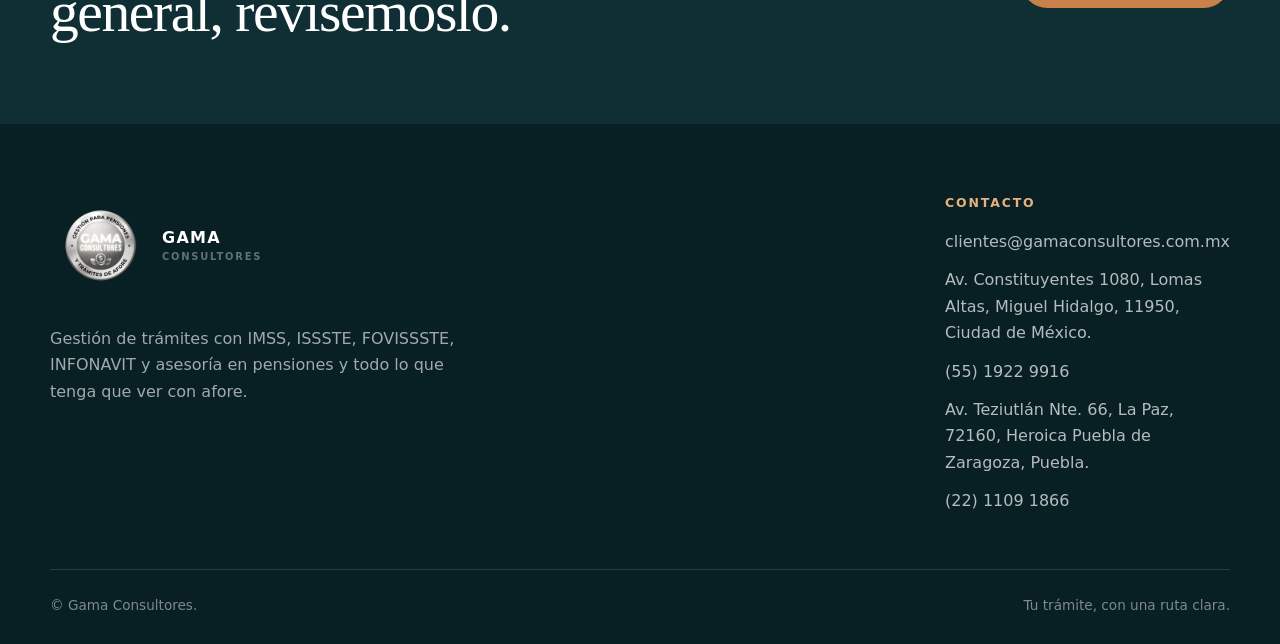
<file: faq.html>
<!doctype html>
<html lang="es">
	<head>
		<meta charset="utf-8" />
		<meta name="viewport" content="width=device-width, initial-scale=1" />

		<title>Preguntas frecuentes | Gama Consultores</title>

		<meta
			name="description"
			content="Respuestas generales sobre afore, pensiones, retiros e Infonavit."
		/>

		<link
			rel="icon"
			type="image/svg+xml"
			href="assets/imgs/logo/GM1.png"
		/>

		<link rel="stylesheet" href="assets/css/agencia.css" />
	</head>

	<body>
		<a class="skip-link" href="#contenido">Saltar al contenido</a>

		<header class="site-header">
			<nav class="nav container" aria-label="Navegación principal">

				<a class="brand" href="index.html">
					<img
						class="brand-logo"
						src="assets/imgs/logo/GM1.png"
						alt="Gama Consultores"
					/>

					<span class="brand-name">
						GAMA
						<small>CONSULTORES</small>
					</span>
				</a>

				<button
					class="menu-toggle"
					type="button"
					aria-label="Abrir menú"
					aria-expanded="false"
				>
					<span></span>
				</button>

				<ul class="nav-links">
					<li><a href="index.html">Inicio</a></li>
					<li><a href="tramites.html">Trámites</a></li>
					<li><a href="privacy.html">Aviso de Privacidad</a></li>
					<li>
						<a aria-current="page" href="faq.html">
							Preguntas
						</a>
					</li>
					<li>
						<a class="btn" href="contact.html">
							Contacto
						</a>
					</li>
				</ul>

			</nav>
		</header>

		<main id="contenido">

			<section class="page-hero">
				<div class="container" data-reveal>

					<p class="eyebrow">Preguntas frecuentes</p>

					<h1>Respuestas claras para comenzar.</h1>

					<p>
						Estas respuestas son generales. Los requisitos y montos cambian
						según tu régimen, cuenta e historial de cotización.
					</p>

				</div>
			</section>

			<section class="section section-soft">
				<div class="container faq-list">

					<!-- 1 -->
					<details open data-reveal>
						<summary>
							¿Qué requisitos ocupo para pensionarme?
						</summary>

						<div class="faq-answer">
							<p>
								Depende del tipo de pensión que estés buscando, sin embargo,
								los requisitos mínimos para pensionarte son:
							</p>

							<p>
								• Tener 1000 semanas de cotización ante el Seguro Social.
							</p>

							<p>
								• Tener 60 años cumplidos.
							</p>

							<p>
								• Estar cotizando al Seguro Social al momento de tramitarla.
							</p>
						</div>
					</details>

					<!-- 2 -->
					<details data-reveal>
						<summary>
							¿Cómo puedo retirar todos mis ahorros de afore?
						</summary>

						<div class="faq-answer">
							Hay dos opciones, con la Pensión por Vejez o tramitando la
							Negativa de Pensión.
						</div>
					</details>

					<!-- 3 -->
					<details data-reveal>
						<summary>
							¿Qué es la Consar y cuáles son sus funciones?
						</summary>

						<div class="faq-answer">
							La Consar (Comisión Nacional del Sistema de Ahorro para el Retiro)
							supervisa el funcionamiento del sistema de afore en México. Vigila
							que las administradoras cumplan la ley, regula criterios, promueve
							transparencia y ayuda a proteger los derechos y el ahorro de los
							trabajadores.
						</div>
					</details>

					<!-- 4 -->
					<details data-reveal>
						<summary>
							¿Qué es una afore?
						</summary>

						<div class="faq-answer">
							Una afore es la institución que administra tu cuenta individual de
							ahorro para el retiro. En esa cuenta se depositan aportaciones
							(patrón, trabajador y gobierno) y se invierten para generar
							rendimientos a lo largo del tiempo.
						</div>
					</details>

					<!-- 5 -->
					<details data-reveal>
						<summary>
							¿Cómo puedo cambiar de afore?
						</summary>

						<div class="faq-answer">
							Puedes solicitar el cambio con la afore a la que deseas
							trasladarte. Normalmente se requiere identificación, CURP y datos
							de contacto. Es importante comparar rendimientos netos y comisión,
							y confirmar que el trámite se haga por canales oficiales.
						</div>
					</details>

					<!-- 6 -->
					<details data-reveal>
						<summary>
							¿Qué son las aportaciones voluntarias?
						</summary>

						<div class="faq-answer">
							Son depósitos adicionales que haces a tu cuenta afore para
							aumentar tu ahorro. Pueden ayudarte a mejorar el monto de tu
							pensión o tu ahorro final. Algunas modalidades tienen objetivos de
							corto, mediano o largo plazo, según el tipo de aportación.
						</div>
					</details>

					<!-- 7 -->
					<details data-reveal>
						<summary>
							¿Qué comisiones cobra una afore?
						</summary>

						<div class="faq-answer">
							La comisión es el porcentaje que la afore cobra por administrar e
							invertir tu ahorro. Se descuenta directamente de tu saldo
							administrado. Comparar comisiones es clave, pero también lo es
							revisar rendimientos netos y calidad de servicio.
						</div>
					</details>

					<!-- 8 -->
					<details data-reveal>
						<summary>
							¿Puedo retirar mis aportaciones voluntarias antes del retiro?
						</summary>

						<div class="faq-answer">
							Depende del tipo de aportación. Algunas se pueden retirar en el
							corto plazo y otras están pensadas para largo plazo (retiro) o con
							reglas específicas. Lo ideal es revisar condiciones de tu afore
							antes de depositar para elegir la modalidad correcta.
						</div>
					</details>

					<!-- 9 -->
					<details data-reveal>
						<summary>
							¿Qué ocurre si no elijo una afore?
						</summary>

						<div class="faq-answer">
							Tu cuenta puede ser asignada a una afore de forma automática. Aun
							así, tú puedes elegir y cambiarte después. Elegir activamente te
							permite comparar opciones y quedarte con la administradora que más
							te convenga.
						</div>
					</details>

					<!-- 10 -->
					<details data-reveal>
						<summary>
							¿Con qué frecuencia puedo consultar mi estado de cuenta?
						</summary>

						<div class="faq-answer">
							Puedes consultarlo cuando lo necesites desde la app o sitio de tu
							afore. De manera formal, las afore suelen emitir estados de cuenta
							de forma periódica. Revisarlo con frecuencia te ayuda a detectar
							inconsistencias y medir el crecimiento de tu ahorro.
						</div>
					</details>

					<!-- 11 -->
					<details data-reveal>
						<summary>
							¿Cómo saber qué afore ofrece mejores rendimientos?
						</summary>

						<div class="faq-answer">
							Lo recomendable es comparar rendimientos netos (rendimiento menos
							comisión) por tu tipo de población/edad. También considera
							servicio, canales de atención y claridad en información. Una buena
							decisión combina números y experiencia de usuario.
						</div>
					</details>

					<!-- 12 -->
					<details data-reveal>
						<summary>
							¿Qué necesito para iniciar un trámite con ustedes?
						</summary>

						<div class="faq-answer">
							Depende del trámite, pero normalmente se solicita identificación
							oficial, CURP, NSS (si aplica) y datos de contacto. Si nos escribes,
							te indicamos los requisitos exactos y te acompañamos paso a paso
							para evitar vueltas y errores.
						</div>
					</details>

					<!-- 13 -->
					<details data-reveal>
						<summary>
							¿Cuál es la diferencia entre pensionarte y retirar tu dinero de la afore?
						</summary>

						<div class="faq-answer">
							Pensionarte significa recibir una pensión mensual una vez que cumples los requisitos del régimen de seguridad social que te corresponde (como semanas cotizadas, edad y régimen aplicable). Retirar tu dinero de la afore, en cambio, consiste en disponer de los recursos de tu cuenta individual, ya sea de forma total o parcial, según tu caso.
						</div>
					</details>

					<!-- 14 -->
					<details data-reveal>
						<summary>
							¿Puedo pensionarme si tengo menos de 60 años?
						</summary>

						<div class="faq-answer">
							<p>
								Sí, es posible pensionarte antes de los 60 años, aunque las opciones dependen principalmente del régimen bajo el cual cotizaste y de tu situación particular.
							</p>
							<p>
								Si no cumples con los requisitos para obtener una pensión, en algunos casos puedes solicitar una negativa de pensión, que te permitiría disponer de los recursos de tu cuenta individual conforme a las reglas de tu régimen.
							</p>
						</div>
					</details>

					<!-- 15 -->
					<details data-reveal>
						<summary>
							¿Puedo pensionarme si he trabajado para diferentes patrones?
						</summary>

						<div class="faq-answer">
							Sí. Haber trabajado para distintas empresas no impide, por sí mismo, que te pensiones. Lo importante es revisar que tus periodos laborales y tus semanas cotizadas estén correctamente registrados.
						</div>
					</details>

					<!-- 16 -->
					<details data-reveal>
						<summary>
							¿Qué sucede con mi dinero de la afore cuando me pensiono?
						</summary>

						<div class="faq-answer">
							El destino de tus recursos depende del régimen de pensión y de las condiciones de tu caso: una parte puede utilizarse para financiar tu pensión y otra puede entregarse en una sola exhibición. Revisamos tu situación para explicarte qué puede ocurrir con lo acumulado en tu cuenta individual.
						</div>
					</details>

					<!-- 17 -->
					<details data-reveal>
						<summary>
							¿Puedo retirar mi afore si no tengo derecho a una pensión?
						</summary>

						<div class="faq-answer">
							En ciertos casos existe la posibilidad de solicitar tus recursos bajo determinadas condiciones. La opción disponible depende de tu edad, tus semanas cotizadas y tu situación ante el sistema de seguridad social.
						</div>
					</details>

					<!-- 18 -->
					<details data-reveal>
						<summary>
							¿Retirar dinero de mi afore afecta mi pensión?
						</summary>

						<div class="faq-answer">
							Algunos retiros pueden tener consecuencias sobre tus semanas cotizadas o sobre los recursos disponibles para tu retiro. Por eso es recomendable analizar las implicaciones antes de solicitar cualquier retiro.
						</div>
					</details>

					<!-- 19 -->
					<details data-reveal>
						<summary>
							¿Qué pasa con mi afore si cambio de trabajo?
						</summary>

						<div class="faq-answer">
							Tu cuenta individual sigue siendo tuya. Las nuevas aportaciones pueden continuar acumulándose en la misma cuenta, aunque es importante mantener tu información actualizada para evitar problemas en el futuro.
						</div>
					</details>

					<!-- 20 -->
					<details data-reveal>
						<summary>
							¿Puedo cambiar de régimen de pensión?
						</summary>

						<div class="faq-answer">
							No siempre es posible elegir o cambiar de régimen libremente; depende de tu historial de cotización y de las condiciones que apliquen a tu caso. Revisamos tu información para orientarte de forma correcta.
						</div>
					</details>

					<!-- 21 -->
					<details data-reveal>
						<summary>
							¿Cuánto tiempo tarda el proceso para obtener mi pensión?
						</summary>

						<div class="faq-answer">
							El tiempo varía según el tipo de trámite, la institución y la documentación que se presente.
						</div>
					</details>

					<!-- 22 -->
					<details data-reveal>
						<summary>
							¿Qué puedo hacer si mi solicitud de pensión fue rechazada?
						</summary>

						<div class="faq-answer">
							Lo primero es conocer el motivo del rechazo. En Gama Consultores podemos revisar tu situación y orientarte sobre las alternativas disponibles según la razón por la que tu solicitud no fue aprobada.
						</div>
					</details>

					<!-- 23 -->
					<details data-reveal>
						<summary>
							¿Puedo recibir asesoría antes de iniciar cualquier trámite?
						</summary>

						<div class="faq-answer">
							Sí. De hecho, analizar tu situación antes de iniciar un trámite te ayuda a conocer tus opciones y a evitar decisiones que puedan afectar tu retiro.
						</div>
					</details>

				</div>
			</section>

			<section class="cta">
				<div class="container cta-inner">

					<h2>
						Si tu caso no cabe en una respuesta general, revisémoslo.
					</h2>

					<a class="btn" href="contact.html">
						Consultar mi caso
					</a>

				</div>
			</section>

		</main>

		<footer class="site-footer">
			<div class="container footer-grid">
				<div class="footer-brand">
					<a class="brand" href="index.html">
						<img src="assets/imgs/logo/GM2.png" alt="" style="width: 100px" />
						<span class="brand-name">GAMA<small>CONSULTORES</small></span></a
					>
					<p>
												Gestión de trámites con IMSS, ISSSTE, FOVISSSTE, INFONAVIT y asesoría en pensiones y todo lo que tenga que ver con afore.

					</p>
				</div>
				<div class="footer-col"></div>
				<div class="footer-col">
					<h3>Contacto</h3>
					<ul>
						<li>
							<a href="mailto:clientes@gamaconsultores.com.mx"
								>clientes@gamaconsultores.com.mx</a
							>
						</li>
						<li>Av. Constituyentes 1080, Lomas Altas, Miguel Hidalgo, 11950, Ciudad de México.</li>
						<li><a href="tel:+525519229916">(55) 1922 9916</a></li>
						<li>Av. Teziutlán Nte. 66, La Paz, 72160, Heroica Puebla de Zaragoza, Puebla.</li>
						<li><a href="tel:+522211091866">(22) 1109 1866</a></li>
					</ul>
				</div>
			</div>
			<div class="container footer-bottom">
				<span>© Gama Consultores.</span
				><span>Tu trámite, con una ruta clara.</span>
			</div>
		</footer>

		<script src="assets/js/agencia.js"></script>

	</body>
</html>
</file>
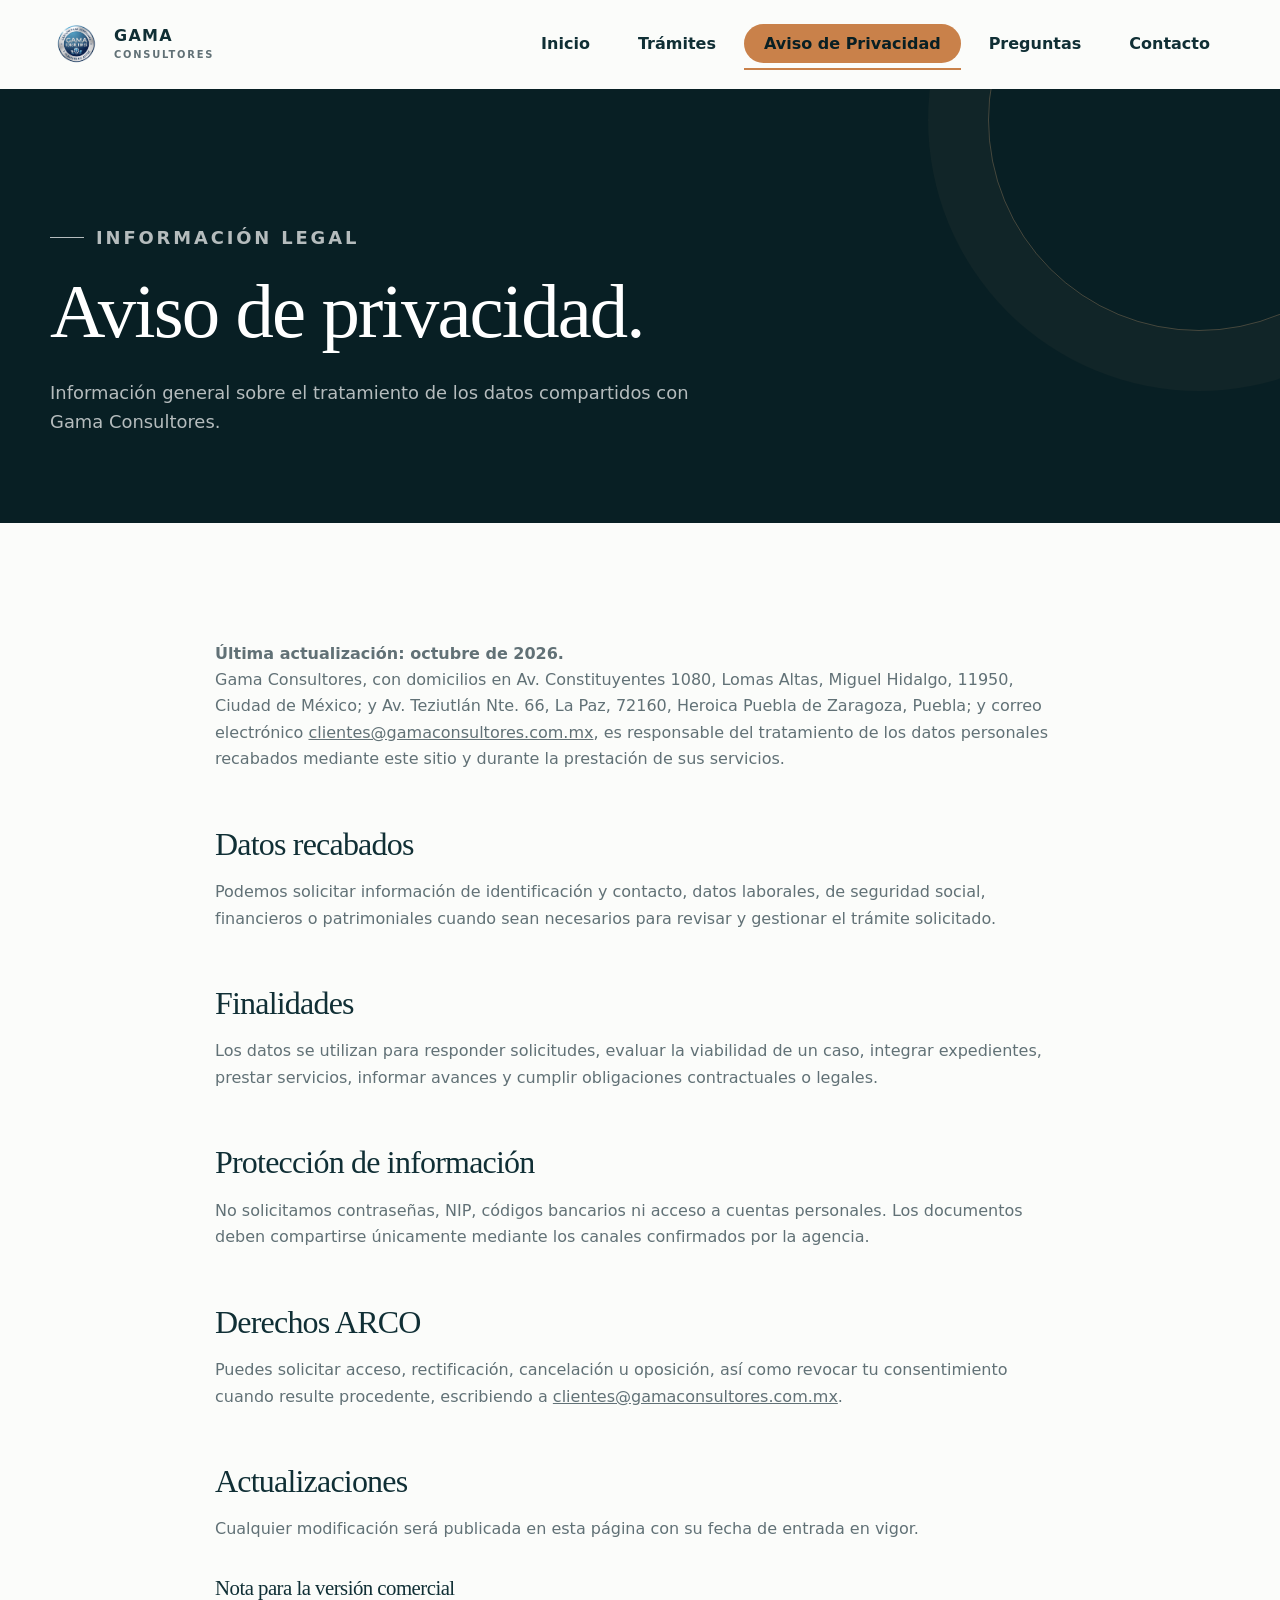
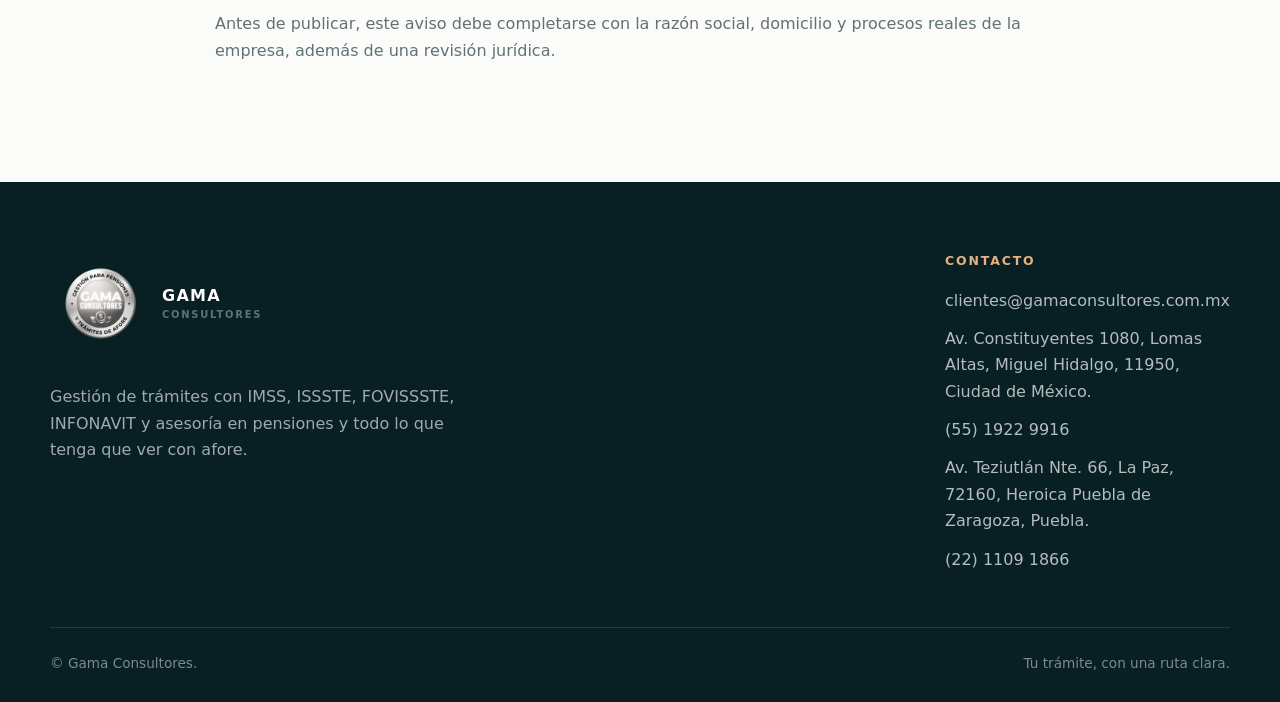
<file: privacy.html>
<!doctype html>
<html lang="es">
	<head>
		<meta charset="utf-8" />
		<meta name="viewport" content="width=device-width, initial-scale=1" />
		<title>Aviso de privacidad | Gama Consultores</title>
		<meta name="description" content="Aviso de privacidad de Gama Consultores." />
		<link rel="icon" type="image/svg+xml" href="assets/imgs/logo/GM1.png" />
		<link rel="stylesheet" href="assets/css/agencia.css" />
	</head>
	<body>
		<a class="skip-link" href="#contenido">Saltar al contenido</a>
		<header class="site-header">
			<nav class="nav container" aria-label="Navegación principal">
				<a class="brand" href="index.html">
					<img class="brand-logo" src="assets/imgs/logo/GM1.png" alt="Gama Consultores" />
					<span class="brand-name">GAMA <small>CONSULTORES</small></span>
				</a>
				<button class="menu-toggle" type="button" aria-label="Abrir menú" aria-expanded="false"><span></span></button>
				<ul class="nav-links">
					<li><a href="index.html">Inicio</a></li>
					<li><a href="tramites.html">Trámites</a></li>
					<li><a aria-current="page" href="privacy.html">Aviso de Privacidad</a></li>
					<li><a href="faq.html">Preguntas</a></li>
					<li><a class="btn" href="contact.html">Contacto</a></li>
				</ul>
			</nav>
		</header>
		<main id="contenido">
			<section class="page-hero">
				<div class="container" data-reveal>
					<p class="eyebrow">Información legal</p>
					<h1>Aviso de privacidad.</h1>
					<p>Información general sobre el tratamiento de los datos compartidos con Gama Consultores.</p>
				</div>
			</section>
			<section class="section">
				<article class="container legal" data-reveal>
					<p><strong>Última actualización: octubre de 2026.</strong></p>
					<p>
						Gama Consultores, con domicilios en Av. Constituyentes 1080, Lomas Altas, Miguel Hidalgo, 11950, Ciudad de México;
						y Av. Teziutlán Nte. 66, La Paz, 72160, Heroica Puebla de Zaragoza, Puebla;
						y correo electrónico <a href="mailto:clientes@gamaconsultores.com.mx"><u>clientes@gamaconsultores.com.mx</u></a>,
						es responsable del tratamiento de los datos personales recabados mediante este sitio y durante la prestación de sus servicios.
					</p>
					<h2>Datos recabados</h2>
					<p>Podemos solicitar información de identificación y contacto, datos laborales, de seguridad social, financieros o patrimoniales cuando sean necesarios para revisar y gestionar el trámite solicitado.</p>
					<h2>Finalidades</h2>
					<p>Los datos se utilizan para responder solicitudes, evaluar la viabilidad de un caso, integrar expedientes, prestar servicios, informar avances y cumplir obligaciones contractuales o legales.</p>
					<h2>Protección de información</h2>
					<p>No solicitamos contraseñas, NIP, códigos bancarios ni acceso a cuentas personales. Los documentos deben compartirse únicamente mediante los canales confirmados por la agencia.</p>
					<h2>Derechos ARCO</h2>
					<p>Puedes solicitar acceso, rectificación, cancelación u oposición, así como revocar tu consentimiento cuando resulte procedente, escribiendo a <a href="mailto:clientes@gamaconsultores.com.mx"><u>clientes@gamaconsultores.com.mx</u></a>.</p>
					<h2>Actualizaciones</h2>
					<p>Cualquier modificación será publicada en esta página con su fecha de entrada en vigor.</p>
					<h3>Nota para la versión comercial</h3>
					<p>Antes de publicar, este aviso debe completarse con la razón social, domicilio y procesos reales de la empresa, además de una revisión jurídica.</p>
				</article>
			</section>
		</main>
		<footer class="site-footer">
			<div class="container footer-grid">
				<div class="footer-brand">
					<a class="brand" href="index.html">
						<img src="assets/imgs/logo/GM2.png" alt="" style="width: 100px" />
						<span class="brand-name">GAMA<small>CONSULTORES</small></span>
					</a>
					<p>Gestión de trámites con IMSS, ISSSTE, FOVISSSTE, INFONAVIT y asesoría en pensiones y todo lo que tenga que ver con afore.</p>
				</div>
				<div class="footer-col"></div>
				<div class="footer-col">
					<h3>Contacto</h3>
					<ul>
						<li><a href="mailto:clientes@gamaconsultores.com.mx">clientes@gamaconsultores.com.mx</a></li>
						<li>Av. Constituyentes 1080, Lomas Altas, Miguel Hidalgo, 11950, Ciudad de México.</li>
						<li><a href="tel:+525519229916">(55) 1922 9916</a></li>
						<li>Av. Teziutlán Nte. 66, La Paz, 72160, Heroica Puebla de Zaragoza, Puebla.</li>
						<li><a href="tel:+522211091866">(22) 1109 1866</a></li>
					</ul>
				</div>
			</div>
			<div class="container footer-bottom">
				<span>© Gama Consultores.</span><span>Tu trámite, con una ruta clara.</span>
			</div>
		</footer>
		<script src="assets/js/agencia.js"></script>
	</body>
</html>
</file>
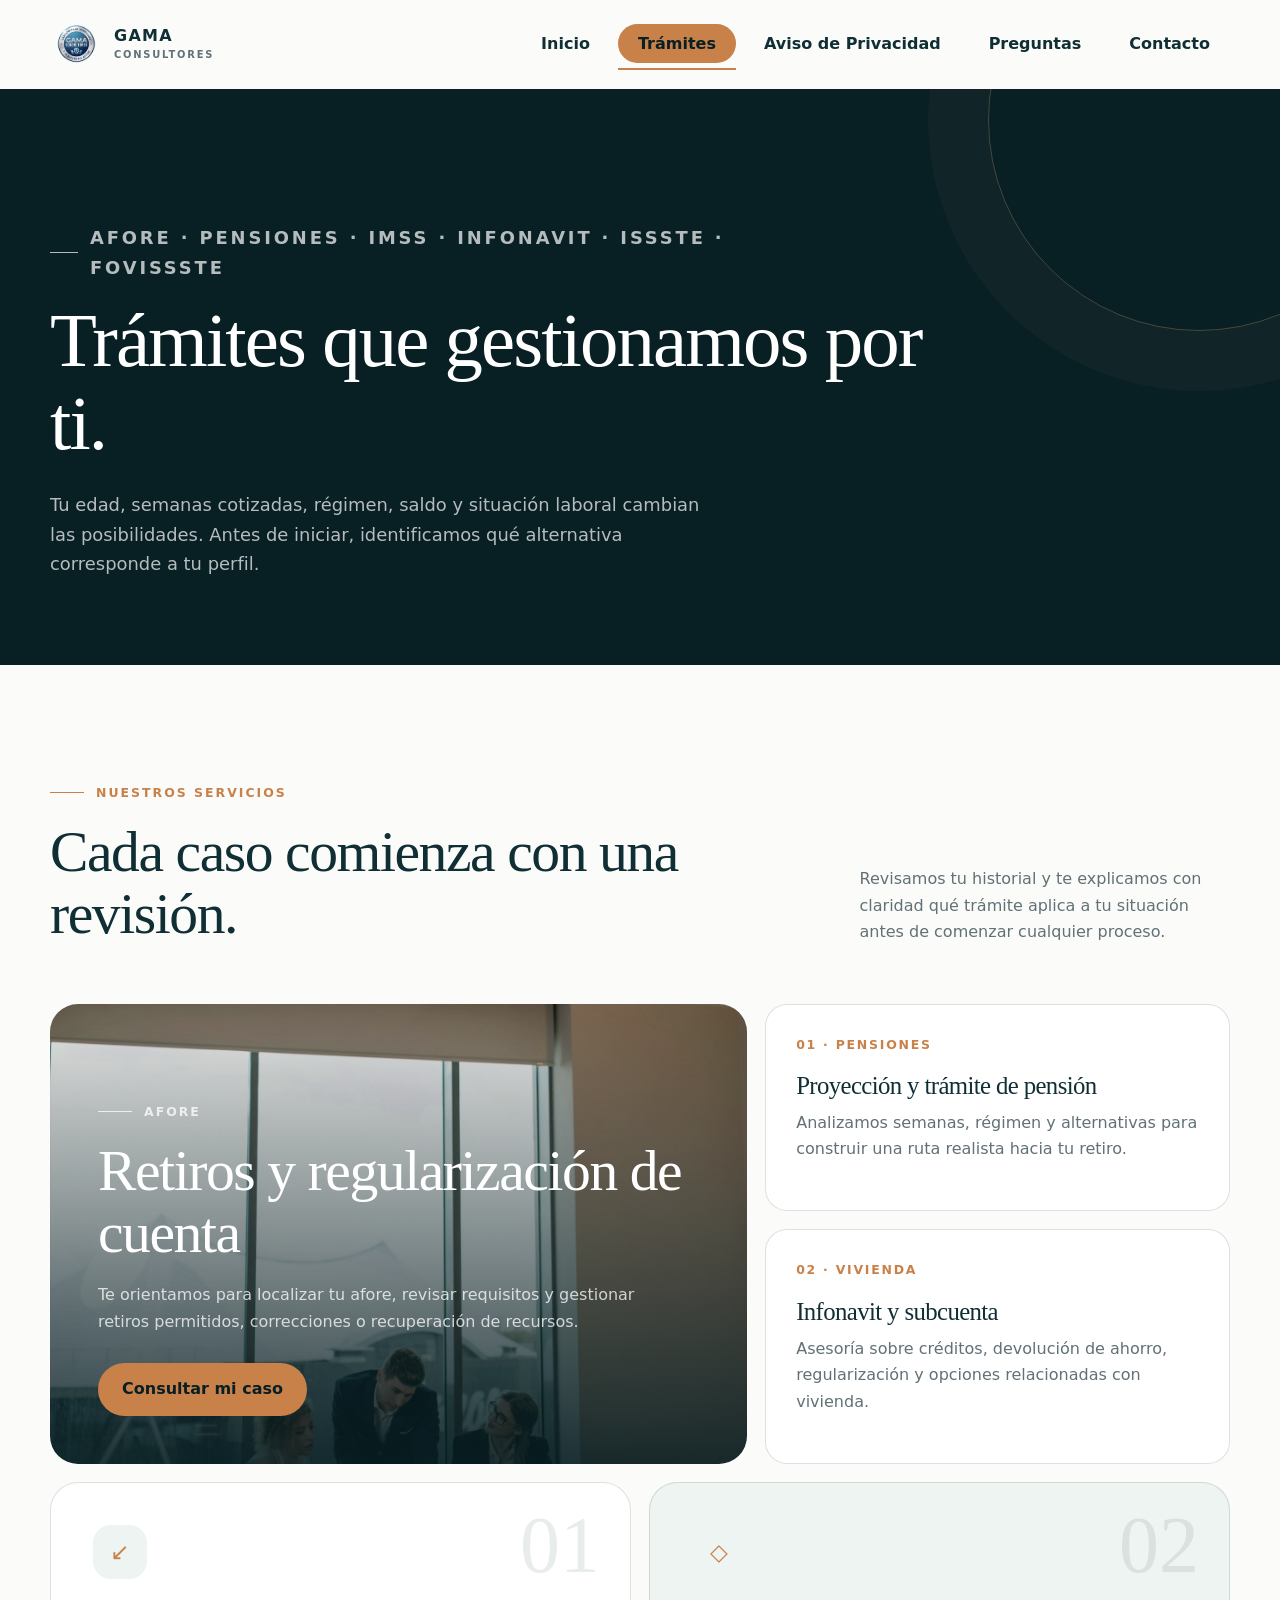
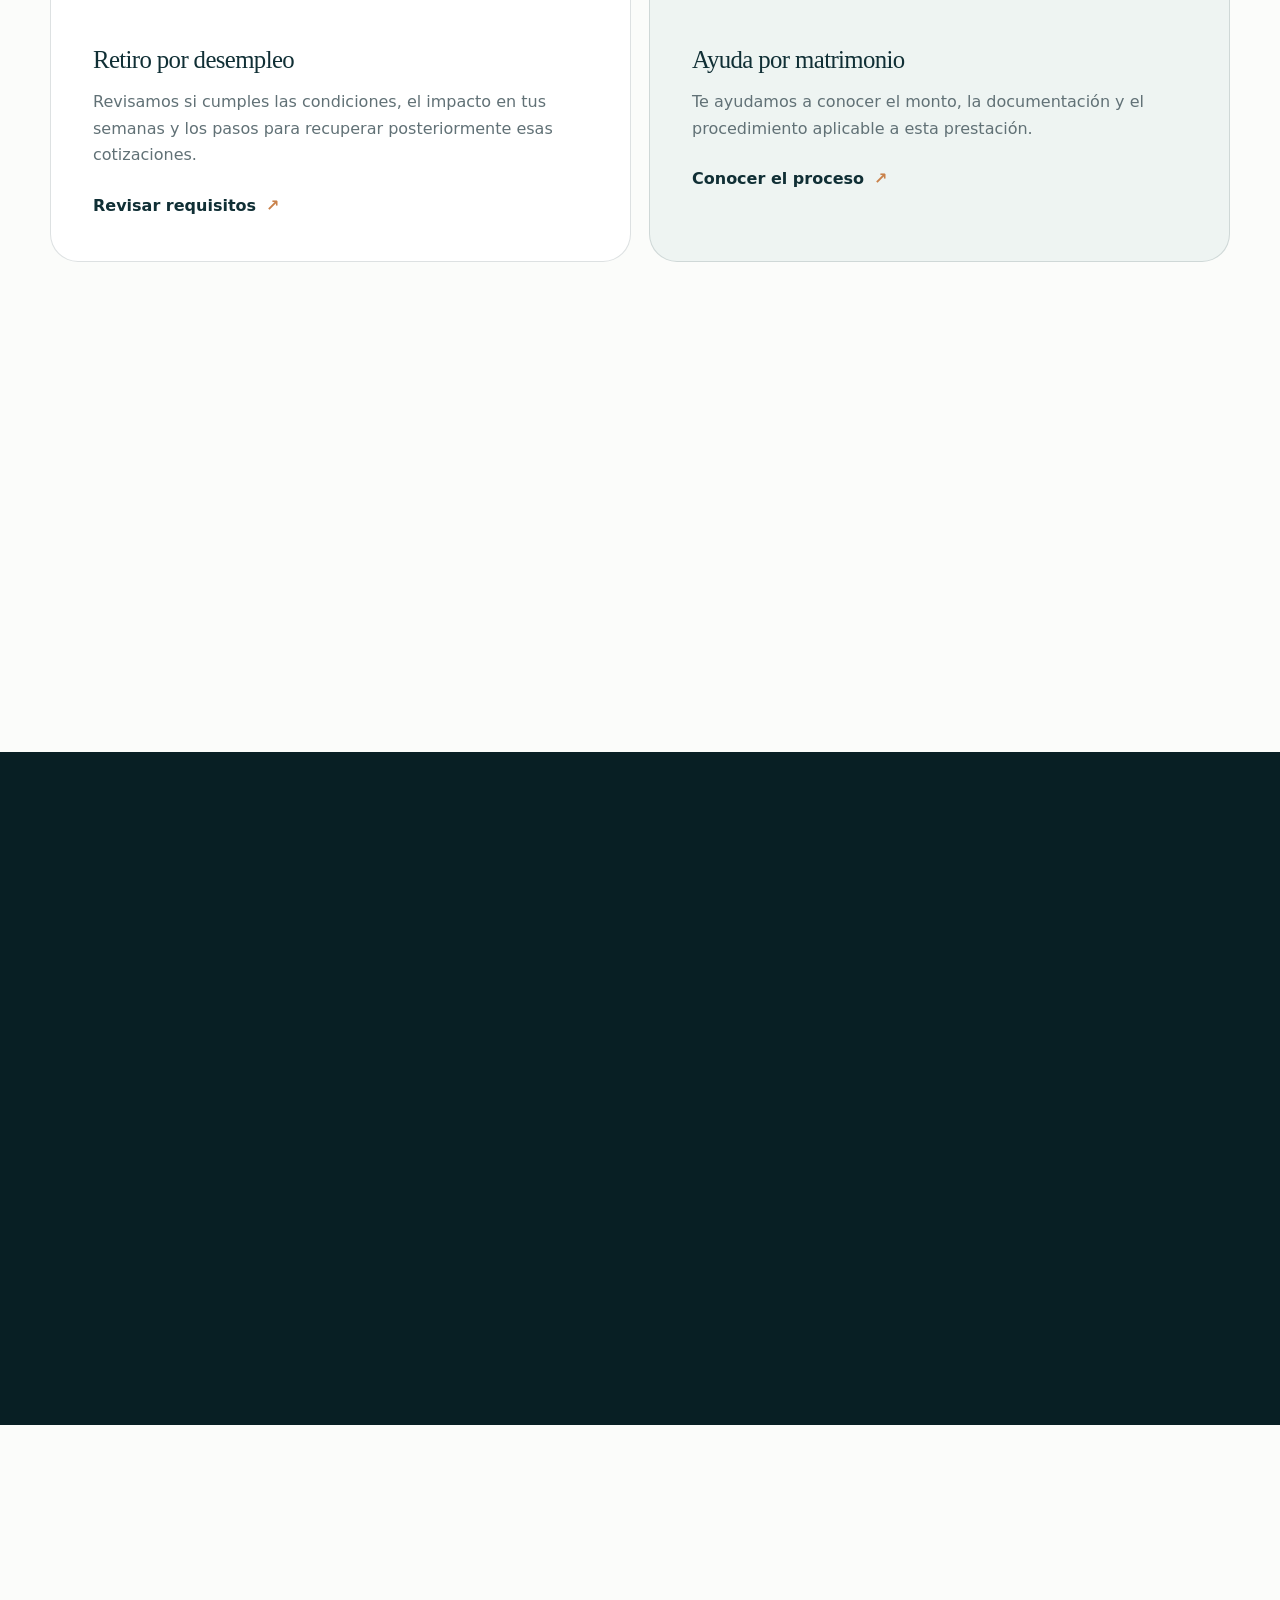
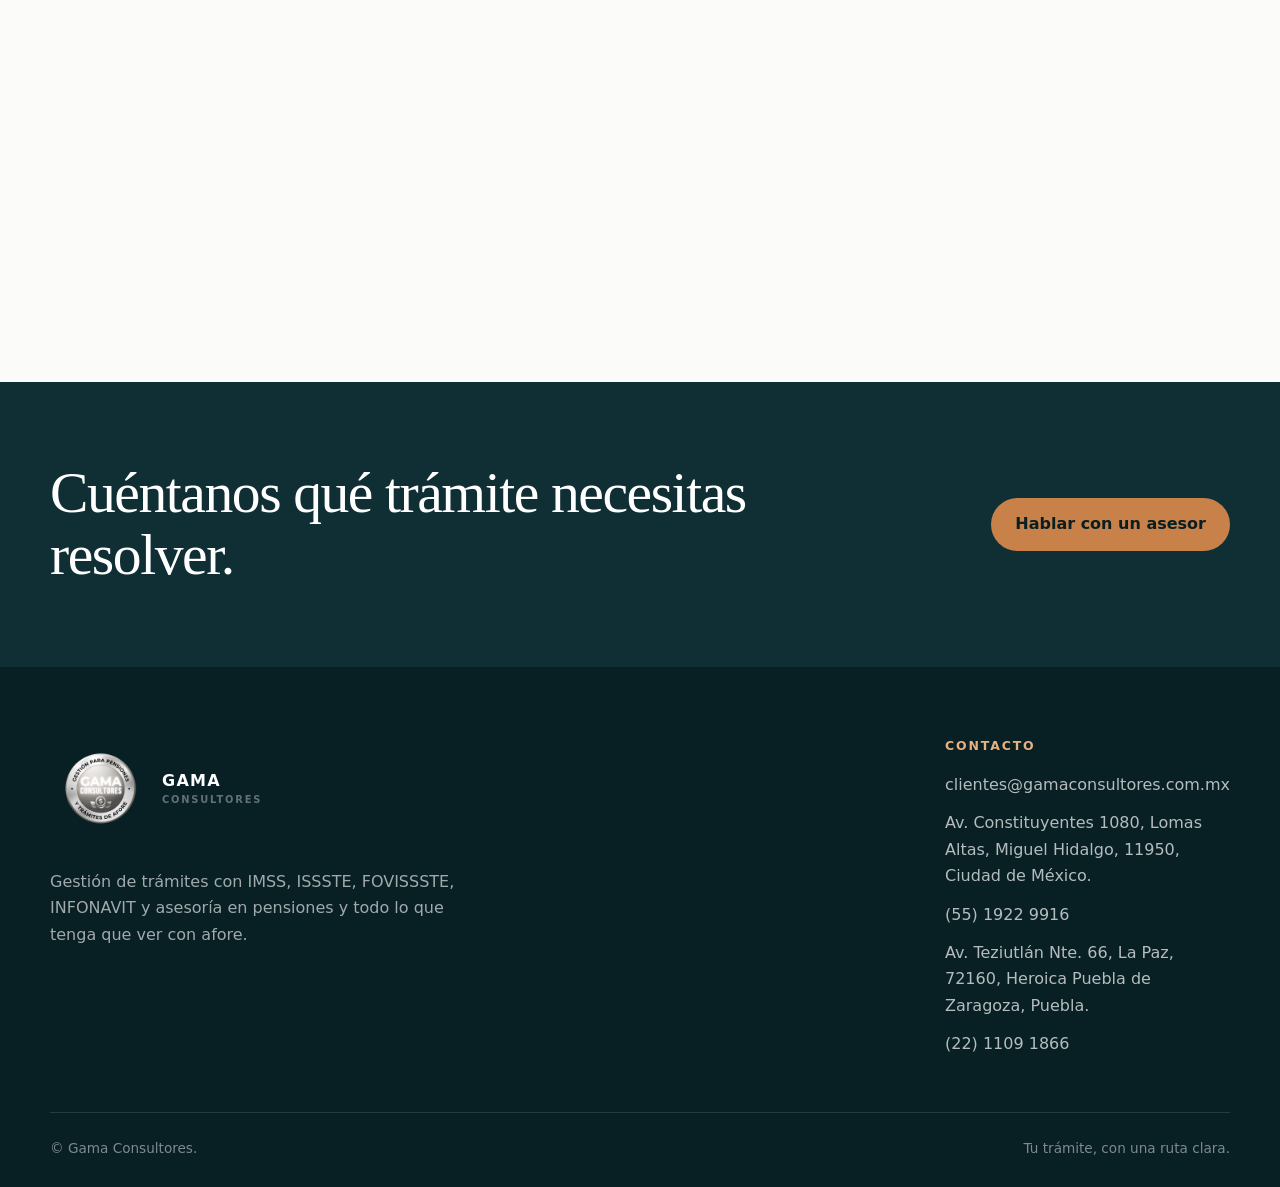
<file: tramites.html>
<!doctype html>
<html lang="es">
	<head>
		<meta charset="utf-8" />
		<meta name="viewport" content="width=device-width, initial-scale=1" />
		<title>Trámites | Gama Consultores</title>
		<meta
			name="description"
			content="Conoce los trámites que gestionamos en Gama Consultores: afore, pensiones, retiro por desempleo, ayuda por matrimonio, Infonavit y más."
		/>
		<link
			rel="icon"
			type="image/svg+xml"
			href="assets/imgs/logo/GM1.png"
		/>
		<link rel="stylesheet" href="assets/css/agencia.css" />
	</head>
	<body>
		<a class="skip-link" href="#contenido">Saltar al contenido</a>
		<header class="site-header">
			<nav class="nav container" aria-label="Navegación principal">
				<a class="brand" href="index.html">
					<img class="brand-logo" src="assets/imgs/logo/GM1.png" alt="Gama Consultores">
					<span class="brand-name">GAMA <small>CONSULTORES</small></span>
				</a>
				<button
					class="menu-toggle"
					type="button"
					aria-label="Abrir menú"
					aria-expanded="false"
				>
					<span></span>
				</button>
				<ul class="nav-links">
					<li><a href="index.html">Inicio</a></li>
					<li><a aria-current="page" href="tramites.html">Trámites</a></li>
					<li><a href="privacy.html">Aviso de Privacidad</a></li>
					<li><a href="faq.html">Preguntas</a></li>
					<li><a class="btn" href="contact.html">Contacto</a></li>
				</ul>
			</nav>
		</header>

		<main id="contenido">
			<section class="page-hero">
				<div class="container" data-reveal>
					<p class="eyebrow">afore · PENSIONES · IMSS · Infonavit · ISSSTE · FOVISSSTE</p>
					<h1>Trámites que gestionamos por ti.</h1>
					<p>
						Tu edad, semanas cotizadas, régimen, saldo y situación laboral
						cambian las posibilidades. Antes de iniciar, identificamos qué
						alternativa corresponde a tu perfil.
					</p>
				</div>
			</section>

			<section class="section" id="tramites">
				<div class="container">
					<div class="section-head" data-reveal>
						<div>
							<p class="eyebrow">Nuestros servicios</p>
							<h2>Cada caso comienza con una revisión.</h2>
						</div>
						<p>
							Revisamos tu historial y te explicamos con claridad qué trámite
							aplica a tu situación antes de comenzar cualquier proceso.
						</p>
					</div>
					<div class="service-strip">
						<article class="service-feature" data-reveal>
							<p class="eyebrow">afore</p>
							<h2>Retiros y regularización de cuenta</h2>
							<p>
								Te orientamos para localizar tu afore, revisar requisitos y
								gestionar retiros permitidos, correcciones o recuperación de
								recursos.
							</p>
							<a
								class="btn"
								href="contact.html"
								style="align-self: flex-start; margin-top: 28px"
								>Consultar mi caso</a
							>
						</article>
						<div class="service-stack">
							<article class="service-mini" data-reveal>
								<span>01 · PENSIONES</span>
								<h3>Proyección y trámite de pensión</h3>
								<p>
									Analizamos semanas, régimen y alternativas para construir una
									ruta realista hacia tu retiro.
								</p>
							</article>
							<article class="service-mini" data-reveal>
								<span>02 · VIVIENDA</span>
								<h3>Infonavit y subcuenta</h3>
								<p>
									Asesoría sobre créditos, devolución de ahorro, regularización
									y opciones relacionadas con vivienda.
								</p>
							</article>
						</div>
					</div>
					<div class="services" style="margin-top: 18px">
						<article class="service-card" data-reveal>
							<div class="service-icon">↙</div>
							<h3>Retiro por desempleo</h3>
							<p>
								Revisamos si cumples las condiciones, el impacto en tus semanas
								y los pasos para recuperar posteriormente esas cotizaciones.
							</p>
							<a class="text-link" href="contact.html">Revisar requisitos</a>
						</article>
						<article class="service-card" data-reveal>
							<div class="service-icon">◇</div>
							<h3>Ayuda por matrimonio</h3>
							<p>
								Te ayudamos a conocer el monto, la documentación y el
								procedimiento aplicable a esta prestación.
							</p>
							<a class="text-link" href="contact.html">Conocer el proceso</a>
						</article>
						<article class="service-card" data-reveal>
							<div class="service-icon">✓</div>
							<h3>Negativa de pensión</h3>
							<p>
								Analizamos la resolución y las alternativas para solicitar los
								recursos que correspondan de tu cuenta individual.
							</p>
							<a class="text-link" href="contact.html">Evaluar resolución</a>
						</article>
						<article class="service-card" data-reveal>
							<div class="service-icon">⇄</div>
							<h3>Corrección y portabilidad</h3>
							<p>
								Acompañamos casos con datos inconsistentes, homonimias o
								periodos cotizados en distintos institutos.
							</p>
							<a class="text-link" href="contact.html">Explicar mi situación</a>
						</article>
					</div>
				</div>
			</section>

			<section class="section section-dark">
				<div class="container">
					<div class="section-head" data-reveal>
						<div>
							<p class="eyebrow">Cómo trabajamos</p>
							<h2>Un proceso entendible de principio a fin.</h2>
						</div>
						<p style="color: rgba(255, 255, 255, 0.65)">
							Cada institución y cada expediente tienen tiempos propios.
							Nosotros te ayudamos a mantener el control de lo que sí puede
							anticiparse.
						</p>
					</div>
					<div class="process">
						<article class="step" data-reveal>
							<span class="step-number">01</span>
							<h3>Revisión</h3>
							<p>
								Conocemos tu objetivo y verificamos los datos básicos para
								identificar si existe una ruta posible.
							</p>
						</article>
						<article class="step" data-reveal>
							<span class="step-number">02</span>
							<h3>Integración</h3>
							<p>
								Te indicamos documentos, corregimos inconsistencias detectables
								y preparamos el expediente.
							</p>
						</article>
						<article class="step" data-reveal>
							<span class="step-number">03</span>
							<h3>Seguimiento</h3>
							<p>
								Acompañamos el trámite, informamos avances y respondemos ante
								requerimientos adicionales.
							</p>
						</article>
					</div>
				</div>
			</section>

			<section class="section">
				<div class="container trust-band" data-reveal>
					<div class="trust-title">
						<p class="eyebrow" style="color: #102f35">Seguridad</p>
						<h2>Tu información se trata con seriedad.</h2>
					</div>
					<div class="trust-copy">
						<p>
							No pedimos contraseñas, NIP, ni códigos bancarios. Antes de
							compartir documentos debes conocer el alcance del servicio y el
							canal autorizado.
						</p>
						<ul class="check-list">
							<li>Servicio formalizado mediante contrato.</li>
							<li>Documentos solicitados únicamente cuando son necesarios.</li>
							<li>Comunicación directa con el asesor asignado.</li>
						</ul>
					</div>
				</div>
			</section>

			<section class="cta">
				<div class="container cta-inner" data-reveal>
					<h2>Cuéntanos qué trámite necesitas resolver.</h2>
					<a class="btn" href="contact.html">Hablar con un asesor</a>
				</div>
			</section>
		</main>

		<footer class="site-footer">
			<div class="container footer-grid">
				<div class="footer-brand">
					<a class="brand" href="index.html">
						<img src="assets/imgs/logo/GM2.png" alt="" style="width: 100px" />
						<span class="brand-name">GAMA<small>CONSULTORES</small></span></a
					>
					<p>
												Gestión de trámites con IMSS, ISSSTE, FOVISSSTE, INFONAVIT y asesoría en pensiones y todo lo que tenga que ver con afore.

					</p>
				</div>
				<div class="footer-col"></div>
				<div class="footer-col">
					<h3>Contacto</h3>
					<ul>
						<li>
							<a href="mailto:clientes@gamaconsultores.com.mx"
								>clientes@gamaconsultores.com.mx</a
							>
						</li>
						<li>Av. Constituyentes 1080, Lomas Altas, Miguel Hidalgo, 11950, Ciudad de México.</li>
						<li><a href="tel:+525519229916">(55) 1922 9916</a></li>
						<li>Av. Teziutlán Nte. 66, La Paz, 72160, Heroica Puebla de Zaragoza, Puebla.</li>
						<li><a href="tel:+522211091866">(22) 1109 1866</a></li>
					</ul>
				</div>
			</div>
			<div class="container footer-bottom">
				<span>© Gama Consultores.</span
				><span>Tu trámite, con una ruta clara.</span>
			</div>
		</footer>
		<script src="assets/js/agencia.js"></script>
	</body>
</html>
</file>
<file: assets/css/agencia.css>
:root {
	--ink: #102f35;
	--ink-2: #17444a;
	--deep: #081f24;
	--copper: #c9814a;
	--copper-light: #e7b17f;
	--mist: #eef4f2;
	--paper: #fbfcfa;
	--white: #ffffff;
	--muted: #617176;
	--line: rgba(16, 47, 53, 0.14);
	--shadow: 0 24px 60px rgba(8, 31, 36, 0.12);
	--radius: 28px;
}

* {
	box-sizing: border-box;
}
html {
	scroll-behavior: smooth;
}
body {
	margin: 0;
	color: var(--ink);
	background: var(--paper);
	font-family:
		Inter,
		ui-sans-serif,
		system-ui,
		-apple-system,
		BlinkMacSystemFont,
		"Segoe UI",
		sans-serif;
	font-size: 16px;
	line-height: 1.65;
	-webkit-font-smoothing: antialiased;
}
body.menu-open {
	overflow: hidden;
}
a {
	color: inherit;
	text-decoration: none;
}
img {
	display: block;
	max-width: 100%;
}
button,
input,
textarea,
select {
	font: inherit;
}
button {
	color: inherit;
}
.container {
	width: min(1180px, calc(100% - 40px));
	margin-inline: auto;
}
.skip-link {
	position: fixed;
	left: 16px;
	top: -80px;
	z-index: 200;
	padding: 10px 16px;
	background: var(--white);
	border-radius: 10px;
}
.skip-link:focus {
	top: 16px;
}

.site-header {
	position: sticky;
	top: 0;
	z-index: 100;
	background: rgba(251, 252, 250, 0.9);
	border-bottom: 1px solid transparent;
	backdrop-filter: blur(18px);
	transition:
		border-color 0.25s,
		box-shadow 0.25s;
}
.site-header.is-scrolled {
	border-color: var(--line);
	box-shadow: 0 8px 28px rgba(8, 31, 36, 0.06);
}
.nav {
	min-height: 88px;
	display: flex;
	align-items: center;
	justify-content: space-between;
	gap: 28px;
}

.brand {
	display: inline-flex;
	align-items: center;
	gap: 12px;
	min-width: 0;
	font-weight: 800;
	letter-spacing: 0.08em;
}
.brand-logo {
	height: 52px;
	width: auto;
	max-width: none;
	object-fit: contain;
	flex-shrink: 0;
}
.brand-name {
	line-height: 1;
}
.brand-name small {
	display: block;
	margin-top: 6px;
	color: var(--muted);
	font-size: 0.62rem;
	font-weight: 700;
	letter-spacing: 0.18em;
}
.menu-toggle {
	flex-shrink: 0;
}

@media (max-width: 620px) {
	.brand {
		gap: 10px;
	}
	.brand-logo {
		height: 40px;
	}
	.brand-name small {
		letter-spacing: 0.12em;
	}
}

.nav-links {
	display: flex;
	align-items: center;
	gap: 30px;
	list-style: none;
	margin: 0;
	padding: 0;
	font-weight: 650;
}
.nav-links a {
	position: relative;
}
.nav-links a:not(.btn)::after {
	content: "";
	position: absolute;
	left: 0;
	bottom: -7px;
	width: 100%;
	height: 2px;
	background: var(--copper);
	transform: scaleX(0);
	transform-origin: right;
	transition: transform 0.25s;
}
.nav-links a:hover::after,
.nav-links a[aria-current="page"]::after {
	transform: scaleX(1);
	transform-origin: left;
}
.menu-toggle {
	display: none;
	width: 46px;
	height: 46px;
	border: 1px solid var(--line);
	border-radius: 50%;
	background: var(--white);
	cursor: pointer;
}
.menu-toggle span,
.menu-toggle span::before,
.menu-toggle span::after {
	display: block;
	width: 20px;
	height: 2px;
	margin: auto;
	background: var(--ink);
	content: "";
	transition: 0.25s;
}
.menu-toggle span {
	position: relative;
}
.menu-toggle span::before {
	position: absolute;
	top: -6px;
}
.menu-toggle span::after {
	position: absolute;
	top: 6px;
}

.btn {
	display: inline-flex;
	min-height: 50px;
	align-items: center;
	justify-content: center;
	gap: 10px;
	padding: 12px 23px;
	border: 1px solid transparent;
	border-radius: 999px;
	background: var(--copper);
	color: var(--deep);
	font-weight: 800;
	cursor: pointer;
	transition:
		transform 0.2s,
		background 0.2s,
		color 0.2s,
		box-shadow 0.2s;
}
.btn:hover {
	transform: translateY(-2px);
	background: var(--ink);
	color: var(--white);
	box-shadow: 0 12px 30px rgba(8, 31, 36, 0.18);
}
.btn-outline {
	border-color: rgba(255, 255, 255, 0.5);
	background: transparent;
	color: var(--white);
}
.btn-outline:hover {
	background: var(--white);
	color: var(--deep);
}

.eyebrow {
	display: flex;
	align-items: center;
	gap: 12px;
	margin: 0 0 18px;
	color: var(--copper);
	font-size: 0.78rem;
	font-weight: 850;
	letter-spacing: 0.16em;
	text-transform: uppercase;
}
.eyebrow::before {
	content: "";
	width: 34px;
	height: 1px;
	background: currentColor;
}
h1,
h2,
h3 {
	margin: 0;
	font-family: Georgia, "Times New Roman", serif;
	font-weight: 500;
	line-height: 1.08;
	letter-spacing: -0.025em;
}
h1 {
	font-size: clamp(3.2rem, 7vw, 6.8rem);
}
h2 {
	font-size: clamp(2.35rem, 4.5vw, 4.7rem);
}
h3 {
	font-size: 1.55rem;
}
p {
	margin: 0;
}
.lead {
	max-width: 680px;
	color: rgba(255, 255, 255, 0.78);
	font-size: clamp(1.06rem, 1.6vw, 1.25rem);
}
.section {
	padding: 118px 0;
}
.section-soft {
	background: var(--mist);
}
.section-dark {
	background: var(--deep);
	color: var(--white);
}
.section-head {
	display: grid;
	grid-template-columns: 1.35fr 0.65fr;
	align-items: end;
	gap: 40px;
	margin-bottom: 58px;
}
.section-head > p {
	color: var(--muted);
}

.hero {
	position: relative;
	min-height: 760px;
	display: grid;
	align-items: end;
	overflow: hidden;
	color: var(--white);
	background: var(--deep);
}
.hero::before {
	content: "";
	position: absolute;
	inset: 0;
	background:
		linear-gradient(
			90deg,
			rgba(8, 31, 36, 0.95) 0%,
			rgba(8, 31, 36, 0.75) 48%,
			rgba(8, 31, 36, 0.2) 100%
		),
		url("https://img.magnific.com/foto-gratis/concepto-hombres-negocios-apreton-manos_53876-31214.jpg") center/cover;
}
.hero::after {
	content: "";
	position: absolute;
	width: 460px;
	height: 460px;
	right: -180px;
	top: 100px;
	border: 1px solid rgba(231, 177, 127, 0.35);
	border-radius: 50%;
	box-shadow:
		0 0 0 62px rgba(231, 177, 127, 0.05),
		0 0 0 124px rgba(231, 177, 127, 0.04);
}
.hero-content {
	position: relative;
	z-index: 1;
	max-width: 900px;
	padding: 150px 0 95px;
}
.hero h1 span {
	color: var(--copper-light);
	font-style: italic;
}
.hero-actions {
	display: flex;
	flex-wrap: wrap;
	gap: 14px;
	margin-top: 38px;
}
.hero-proof {
	display: flex;
	flex-direction: column;
	gap: 14px;
	margin-top: 62px;
	list-style: none;
	padding: 0;
	color: rgba(255, 255, 255, 0.72);
	font-size: 0.92rem;
}
.hero-proof li {
	display: inline-flex;
	align-items: center;
	gap: 9px;
}
.hero-proof li::before {
	content: "";
	width: 7px;
	height: 7px;
	background: var(--copper-light);
	border-radius: 50%;
	flex-shrink: 0;
}

.metrics {
	margin-top: -54px;
	position: relative;
	z-index: 2;
}
.metrics-grid {
	display: grid;
	grid-template-columns: repeat(4, 1fr);
	border-radius: var(--radius);
	overflow: hidden;
	background: var(--white);
	box-shadow: var(--shadow);
}
.metric {
	padding: 32px;
	border-right: 1px solid var(--line);
}
.metric:last-child {
	border: 0;
}
.metric strong {
	display: block;
	color: var(--copper);
	font:
		500 2.4rem/1 Georgia,
		serif;
}
.metric span {
	display: block;
	margin-top: 10px;
	color: var(--muted);
	font-size: 0.92rem;
}

.services {
	display: grid;
	grid-template-columns: repeat(2, 1fr);
	gap: 18px;
	counter-reset: services;
}
.service-card {
	min-height: 340px;
	padding: 42px;
	border: 1px solid var(--line);
	border-radius: var(--radius);
	background: var(--white);
	position: relative;
	overflow: hidden;
	transition:
		transform 0.25s,
		box-shadow 0.25s;
	counter-increment: services;
}
.service-card::before {
	content: "0" counter(services);
	position: absolute;
	right: 30px;
	top: 22px;
	color: rgba(16, 47, 53, 0.09);
	font:
		500 5rem/1 Georgia,
		serif;
}
.service-card:hover {
	transform: translateY(-7px);
	box-shadow: var(--shadow);
}
.service-card:nth-child(2),
.service-card:nth-child(4) {
	background: var(--mist);
}
.service-icon {
	width: 54px;
	height: 54px;
	display: grid;
	place-items: center;
	margin-bottom: 68px;
	border-radius: 18px;
	background: var(--mist);
	color: var(--copper);
	font-size: 1.45rem;
}
.service-card p {
	margin-top: 16px;
	color: var(--muted);
}
.text-link {
	display: inline-flex;
	align-items: center;
	gap: 10px;
	margin-top: 24px;
	color: var(--ink);
	font-weight: 800;
}
.text-link::after {
	content: "↗";
	color: var(--copper);
}

.split {
	display: grid;
	grid-template-columns: 1fr 1fr;
	gap: 78px;
	align-items: center;
}
.image-frame {
	position: relative;
	border-radius: var(--radius);
	overflow: hidden;
	box-shadow: var(--shadow);
}
.image-frame img {
	width: 100%;
	aspect-ratio: 4/4.5;
	object-fit: cover;
}
.image-frame::after {
	content: "";
	position: absolute;
	inset: 18px;
	border: 1px solid rgba(255, 255, 255, 0.35);
	border-radius: 18px;
	pointer-events: none;
}
.copy p {
	margin-top: 24px;
	color: var(--muted);
}
.check-list {
	display: grid;
	gap: 16px;
	list-style: none;
	margin: 30px 0 0;
	padding: 0;
}
.check-list li {
	display: grid;
	grid-template-columns: 30px 1fr;
	align-items: start;
	gap: 12px;
	font-weight: 700;
}
.check-list li::before {
	content: "✓";
	width: 26px;
	height: 26px;
	display: grid;
	place-items: center;
	border-radius: 50%;
	background: var(--copper);
	color: var(--deep);
	font-size: 0.82rem;
}

.process {
	display: grid;
	grid-template-columns: repeat(3, 1fr);
	gap: 48px;
}
.step {
	border-top: 1px solid rgba(255, 255, 255, 0.18);
	padding-top: 26px;
}
.step-number {
	display: block;
	margin-bottom: 46px;
	color: var(--copper-light);
	font:
		italic 500 1.45rem/1 Georgia,
		serif;
}
.step p {
	margin-top: 14px;
	color: rgba(255, 255, 255, 0.65);
}
.quote-grid {
	display: grid;
	grid-template-columns: 1.25fr 0.75fr;
	gap: 18px;
}
.quote-card {
	padding: 42px;
	border-radius: var(--radius);
	background: var(--white);
	box-shadow: 0 10px 38px rgba(8, 31, 36, 0.08);
}
.quote-card blockquote {
	margin: 0;
	font:
		500 1.45rem/1.45 Georgia,
		serif;
}
.quote-card footer {
	margin-top: 28px;
	color: var(--muted);
	font-weight: 700;
}
.quote-accent {
	display: flex;
	flex-direction: column;
	justify-content: space-between;
	background: var(--copper);
	color: var(--deep);
}
.quote-accent strong {
	font:
		500 clamp(2.6rem, 5vw, 4.8rem)/1 Georgia,
		serif;
	overflow-wrap: anywhere;
}

.service-strip {
	display: grid;
	grid-template-columns: 1.2fr 0.8fr;
	gap: 18px;
}
.service-feature {
	min-height: 460px;
	padding: 48px;
	border-radius: var(--radius);
	color: var(--white);
	background:
		linear-gradient(180deg, rgba(8, 31, 36, 0.08), rgba(8, 31, 36, 0.88)),
		url("../imgs/hero/nTramites.jpg") center/cover;
	display: flex;
	flex-direction: column;
	justify-content: flex-end;
}
.service-feature p {
	max-width: 540px;
	margin-top: 18px;
	color: rgba(255, 255, 255, 0.76);
}
.service-stack {
	display: grid;
	gap: 18px;
}
.service-mini {
	padding: 30px;
	border: 1px solid var(--line);
	border-radius: 22px;
	background: var(--white);
}
.service-mini span {
	display: block;
	margin-bottom: 18px;
	color: var(--copper);
	font-size: 0.78rem;
	font-weight: 850;
	letter-spacing: 0.14em;
}
.service-mini p {
	margin-top: 10px;
	color: var(--muted);
}

.trust-band {
	display: grid;
	grid-template-columns: 0.8fr 1.2fr;
	border-radius: var(--radius);
	overflow: hidden;
	box-shadow: var(--shadow);
}
.trust-title {
	padding: 48px;
	background: var(--copper);
	color: var(--deep);
}
.trust-copy {
	padding: 48px;
	background: var(--white);
}
.trust-copy p {
	color: var(--muted);
}
.trust-copy ul {
	margin-top: 24px;
}

.cta {
	padding: 80px 0;
	background: var(--ink);
	color: var(--white);
}
.cta-inner {
	display: flex;
	align-items: center;
	justify-content: space-between;
	gap: 42px;
}
.cta h2 {
	max-width: 800px;
	font-size: clamp(2.2rem, 4.5vw, 4rem);
}

.page-hero {
	padding: 110px 0 86px;
	color: var(--white);
	background: var(--deep);
	position: relative;
	overflow: hidden;
}
.page-hero::after {
	content: "";
	position: absolute;
	width: 420px;
	height: 420px;
	right: -130px;
	top: -180px;
	border: 1px solid rgba(231, 177, 127, 0.28);
	border-radius: 50%;
	box-shadow: 0 0 0 60px rgba(231, 177, 127, 0.04);
}
.page-hero h1 {
	max-width: 900px;
	font-size: clamp(3rem, 6vw, 6rem);
}
.page-hero p {
	max-width: 680px;
	margin-top: 24px;
	color: rgba(255, 255, 255, 0.7);
	font-size: 1.12rem;
}

.blog-grid {
	display: grid;
	grid-template-columns: repeat(3, 1fr);
	gap: 22px;
}
.article-card {
	overflow: hidden;
	border: 1px solid var(--line);
	border-radius: 24px;
	background: var(--white);
	transition:
		transform 0.25s,
		box-shadow 0.25s;
}
.article-card:hover {
	transform: translateY(-6px);
	box-shadow: var(--shadow);
}
.article-card img {
	width: 100%;
	aspect-ratio: 16/10;
	object-fit: cover;
	filter: saturate(0.7);
}
.article-copy {
	padding: 28px;
}
.tag {
	display: inline-block;
	margin-bottom: 14px;
	color: var(--copper);
	font-size: 0.76rem;
	font-weight: 850;
	letter-spacing: 0.12em;
	text-transform: uppercase;
}
.article-card p {
	margin-top: 14px;
	color: var(--muted);
}

.faq-list {
	display: grid;
	gap: 12px;
	max-width: 900px;
	margin: auto;
}
.faq-list details {
	border: 1px solid var(--line);
	border-radius: 18px;
	background: var(--white);
	overflow: hidden;
}
.faq-list summary {
	display: flex;
	align-items: center;
	justify-content: space-between;
	gap: 20px;
	padding: 24px 28px;
	font:
		500 1.2rem/1.35 Georgia,
		serif;
	cursor: pointer;
	list-style: none;
}
.faq-list summary::-webkit-details-marker {
	display: none;
}
.faq-list summary::after {
	content: "+";
	color: var(--copper);
	font: 400 1.7rem/1 sans-serif;
}
.faq-list details[open] summary::after {
	content: "−";
}
.faq-answer {
	padding: 0 28px 26px;
	color: var(--muted);
}

.contact-grid {
	display: grid;
	grid-template-columns: 0.8fr 1.2fr;
	gap: 70px;
	align-items: start;
}
.contact-aside {
	position: sticky;
	top: 120px;
}
.contact-aside p {
	margin-top: 22px;
	color: var(--muted);
}
.contact-list {
	display: grid;
	gap: 20px;
	margin-top: 36px;
}
.contact-item {
	padding-top: 18px;
	border-top: 1px solid var(--line);
}
.contact-item span {
	display: block;
	color: var(--muted);
	font-size: 0.82rem;
	text-transform: uppercase;
	letter-spacing: 0.12em;
}
.contact-item strong {
	display: block;
	margin-top: 5px;
	font-size: 1.05rem;
}
.form-card {
	padding: 42px;
	border-radius: var(--radius);
	background: var(--mist);
}
.form-grid {
	display: grid;
	grid-template-columns: 1fr 1fr;
	gap: 18px;
}
.field {
	display: grid;
	gap: 8px;
}
.field.full {
	grid-column: 1 / -1;
}
.field label {
	font-weight: 750;
}
.field input,
.field textarea,
.field select {
	width: 100%;
	padding: 14px 16px;
	border: 1px solid rgba(16, 47, 53, 0.2);
	border-radius: 12px;
	background: var(--white);
	color: var(--ink);
	outline: none;
}
.field input:focus,
.field textarea:focus,
.field select:focus {
	border-color: var(--copper);
	box-shadow: 0 0 0 3px rgba(201, 129, 74, 0.14);
}
.field textarea {
	min-height: 140px;
	resize: vertical;
}
.form-note {
	margin-top: 14px;
	color: var(--muted);
	font-size: 0.84rem;
}

.legal {
	max-width: 850px;
	margin: auto;
}
.legal h2 {
	margin: 54px 0 18px;
	font-size: 2rem;
}
.legal h3 {
	margin: 34px 0 12px;
	font-size: 1.3rem;
}
.legal p,
.legal li {
	color: var(--muted);
}
.legal ul {
	padding-left: 20px;
}

.site-footer {
	padding: 72px 0 28px;
	background: var(--deep);
	color: var(--white);
}
.footer-grid {
	display: grid;
	grid-template-columns: 1.3fr 0.7fr 0.7fr;
	gap: 60px;
	padding-bottom: 54px;
}
.footer-brand p {
	max-width: 430px;
	margin-top: 22px;
	color: rgba(255, 255, 255, 0.62);
}
.footer-col h3 {
	font-family: inherit;
	font-size: 0.78rem;
	font-weight: 850;
	letter-spacing: 0.15em;
	text-transform: uppercase;
	color: var(--copper-light);
}
.footer-col ul {
	display: grid;
	gap: 12px;
	list-style: none;
	margin: 20px 0 0;
	padding: 0;
	color: rgba(255, 255, 255, 0.7);
}
.footer-bottom {
	display: flex;
	justify-content: space-between;
	gap: 20px;
	padding-top: 24px;
	border-top: 1px solid rgba(255, 255, 255, 0.12);
	color: rgba(255, 255, 255, 0.48);
	font-size: 0.85rem;
}

[data-reveal] {
	opacity: 0;
	transform: translateY(24px);
	transition:
		opacity 0.7s ease,
		transform 0.7s ease;
}
[data-reveal].is-visible {
	opacity: 1;
	transform: none;
}

@media (max-width: 920px) {
	.menu-toggle {
		display: grid;
		place-items: center;
	}
	.nav-links {
		position: fixed;
		inset: 88px 0 auto;
		display: grid;
		gap: 0;
		padding: 18px 20px 28px;
		background: var(--paper);
		border-bottom: 1px solid var(--line);
		transform: translateY(-140%);
		transition: transform 0.3s;
	}
	.nav-links.is-open {
		transform: translateY(0);
	}
	.nav-links li {
		border-bottom: 1px solid var(--line);
	}
	.nav-links li:last-child {
		border: 0;
		padding-top: 18px;
	}
	.nav-links a {
		display: block;
		padding: 15px 4px;
	}
	.nav-links .btn {
		display: inline-flex;
	}
	.hero {
		min-height: 700px;
	}
	.section-head,
	.split,
	.contact-grid,
	.quote-grid,
	.service-strip,
	.trust-band {
		grid-template-columns: 1fr;
	}
	.services,
	.blog-grid {
		grid-template-columns: repeat(2, 1fr);
	}
	.metrics-grid {
		grid-template-columns: 1fr 1fr;
	}
	.metric:nth-child(2) {
		border-right: 0;
	}
	.metric:nth-child(-n + 2) {
		border-bottom: 1px solid var(--line);
	}
	.contact-aside {
		position: static;
	}
	.footer-grid {
		grid-template-columns: 1fr 1fr;
	}
	.footer-brand {
		grid-column: 1 / -1;
	}
}

@media (max-width: 620px) {
	.container {
		width: min(100% - 28px, 1180px);
	}
	.nav {
		min-height: 76px;
	}
	.nav-links {
		inset: 76px 0 auto;
	}
	.brand-name {
		font-size: 0.9rem;
	}
	.hero {
		min-height: 680px;
	}
	.hero-content {
		padding: 120px 0 74px;
	}
	.hero-actions .btn {
		width: 100%;
	}
	.hero-proof {
		gap: 12px 20px;
		margin-top: 42px;
	}
	.metrics {
		margin-top: 0;
	}
	.metrics .container {
		width: 100%;
	}
	.metrics-grid {
		border-radius: 0;
	}
	.metric {
		padding: 24px 18px;
	}
	.metric strong {
		font-size: 1.9rem;
	}
	.section {
		padding: 82px 0;
	}
	.section-head {
		gap: 22px;
		margin-bottom: 38px;
	}
	.services,
	.blog-grid,
	.process,
	.form-grid {
		grid-template-columns: 1fr;
	}
	.service-card {
		min-height: auto;
		padding: 30px;
	}
	.service-icon {
		margin-bottom: 44px;
	}
	.image-frame img {
		aspect-ratio: 1/1.1;
	}
	.field.full {
		grid-column: auto;
	}
	.form-card,
	.quote-card {
		padding: 28px;
	}
	.cta-inner {
		align-items: flex-start;
		flex-direction: column;
	}
	.footer-grid {
		grid-template-columns: 1fr;
	}
	.footer-brand {
		grid-column: auto;
	}
	.footer-bottom {
		flex-direction: column;
	}
}

@media (prefers-reduced-motion: reduce) {
	html {
		scroll-behavior: auto;
	}
	*,
	*::before,
	*::after {
		animation-duration: 0.01ms !important;
		transition-duration: 0.01ms !important;
	}
	[data-reveal] {
		opacity: 1;
		transform: none;
	}
}

/* Menú: todos los enlaces (incluido Contacto) con el mismo comportamiento */
.nav-links {
	gap: 8px;
}
.nav-links a,
.nav-links a.btn {
	min-height: auto;
	padding: 10px 20px;
	border: 0;
	border-radius: 999px;
	background: transparent;
	color: var(--ink);
	font-weight: 650;
	box-shadow: none;
	transform: none;
	transition:
		background 0.2s,
		color 0.2s;
}
.nav-links a::after {
	content: none;
}
.nav-links a:hover,
.nav-links a.btn:hover {
	background: rgba(201, 129, 74, 0.18);
	color: var(--ink);
	transform: none;
	box-shadow: none;
}
.nav-links a[aria-current="page"],
.nav-links a.btn[aria-current="page"] {
	background: var(--copper);
	color: var(--deep);
}

@media (max-width: 920px) {
	.nav-links {
		gap: 0;
	}
	.nav-links li {
		padding: 4px 0;
	}
	.nav-links li:last-child {
		padding-top: 4px;
	}
	.nav-links a,
	.nav-links a.btn {
		display: block;
		padding: 15px 18px;
		border-radius: 14px;
	}
}

/* ===== Testimonios: carrusel lento, 2 a la vez ===== */
.testimonial-carousel {
	margin-top: 10px;
}
.testimonial-viewport {
	overflow: hidden;
	padding: 24px 4px 36px;
	margin: -24px -4px -36px;
}
.testimonial-track {
	display: flex;
	gap: 24px;
	transition: transform 0.9s cubic-bezier(0.22, 0.7, 0.2, 1);
	will-change: transform;
}
.testimonial-card {
	position: relative;
	flex: 0 0 calc((100% - 24px) / 2);
	display: flex;
	flex-direction: column;
	justify-content: space-between;
	min-height: 290px;
	padding: 46px 44px 38px;
	border: 1px solid var(--line);
	border-radius: var(--radius);
	background: var(--white);
	box-shadow: 0 14px 40px rgba(8, 31, 36, 0.07);
	overflow: hidden;
	opacity: 0.55;
	transform: scale(0.97);
	transition:
		opacity 0.6s,
		transform 0.6s;
}
.testimonial-card.is-active {
	opacity: 1;
	transform: none;
}
.testimonial-card::before {
	content: "“";
	position: absolute;
	top: 6px;
	left: 30px;
	color: var(--copper);
	opacity: 0.28;
	font: 400 8rem/1 Georgia, serif;
	pointer-events: none;
}
.testimonial-card::after {
	content: "";
	position: absolute;
	left: 0;
	top: 0;
	width: 100%;
	height: 4px;
	background: linear-gradient(90deg, var(--copper), var(--copper-light));
}
.testimonial-card blockquote {
	position: relative;
	margin: 26px 0 0;
	color: var(--ink);
	font: 500 1.3rem/1.55 Georgia, serif;
}
.testimonial-card footer {
	display: flex;
	align-items: center;
	gap: 12px;
	margin-top: 30px;
	padding-top: 20px;
	border-top: 1px solid var(--line);
	color: var(--muted);
	font-size: 0.88rem;
	font-weight: 700;
	letter-spacing: 0.04em;
}
.testimonial-card footer::before {
	content: "";
	width: 10px;
	height: 10px;
	border-radius: 50%;
	background: var(--copper);
	box-shadow: 0 0 0 5px rgba(201, 129, 74, 0.18);
	flex-shrink: 0;
}

.testimonial-controls {
	display: flex;
	align-items: center;
	justify-content: center;
	gap: 22px;
	margin-top: 44px;
}
.t-btn {
	width: 48px;
	height: 48px;
	border: 1px solid var(--line);
	border-radius: 50%;
	background: var(--white);
	color: var(--ink);
	font-size: 1.1rem;
	cursor: pointer;
	transition:
		background 0.2s,
		color 0.2s,
		transform 0.2s;
}
.t-btn:hover {
	background: var(--ink);
	color: var(--white);
	transform: translateY(-2px);
}
.t-dots {
	display: flex;
	align-items: center;
	gap: 8px;
}
.t-dot {
	width: 9px;
	height: 9px;
	padding: 0;
	border: 0;
	border-radius: 999px;
	background: rgba(16, 47, 53, 0.22);
	cursor: pointer;
	transition:
		width 0.35s,
		background 0.35s;
}
.t-dot.is-active {
	width: 30px;
	background: var(--copper);
}

@media (max-width: 760px) {
	.testimonial-card {
		flex-basis: 100%;
		min-height: 260px;
		padding: 40px 28px 30px;
	}
	.testimonial-card blockquote {
		font-size: 1.15rem;
	}
	.t-dots {
		display: none;
	}
	.testimonial-controls {
		gap: 14px;
	}
}

@media (prefers-reduced-motion: reduce) {
	.testimonial-track,
	.testimonial-card {
		transition: none;
	}
}
</file>
